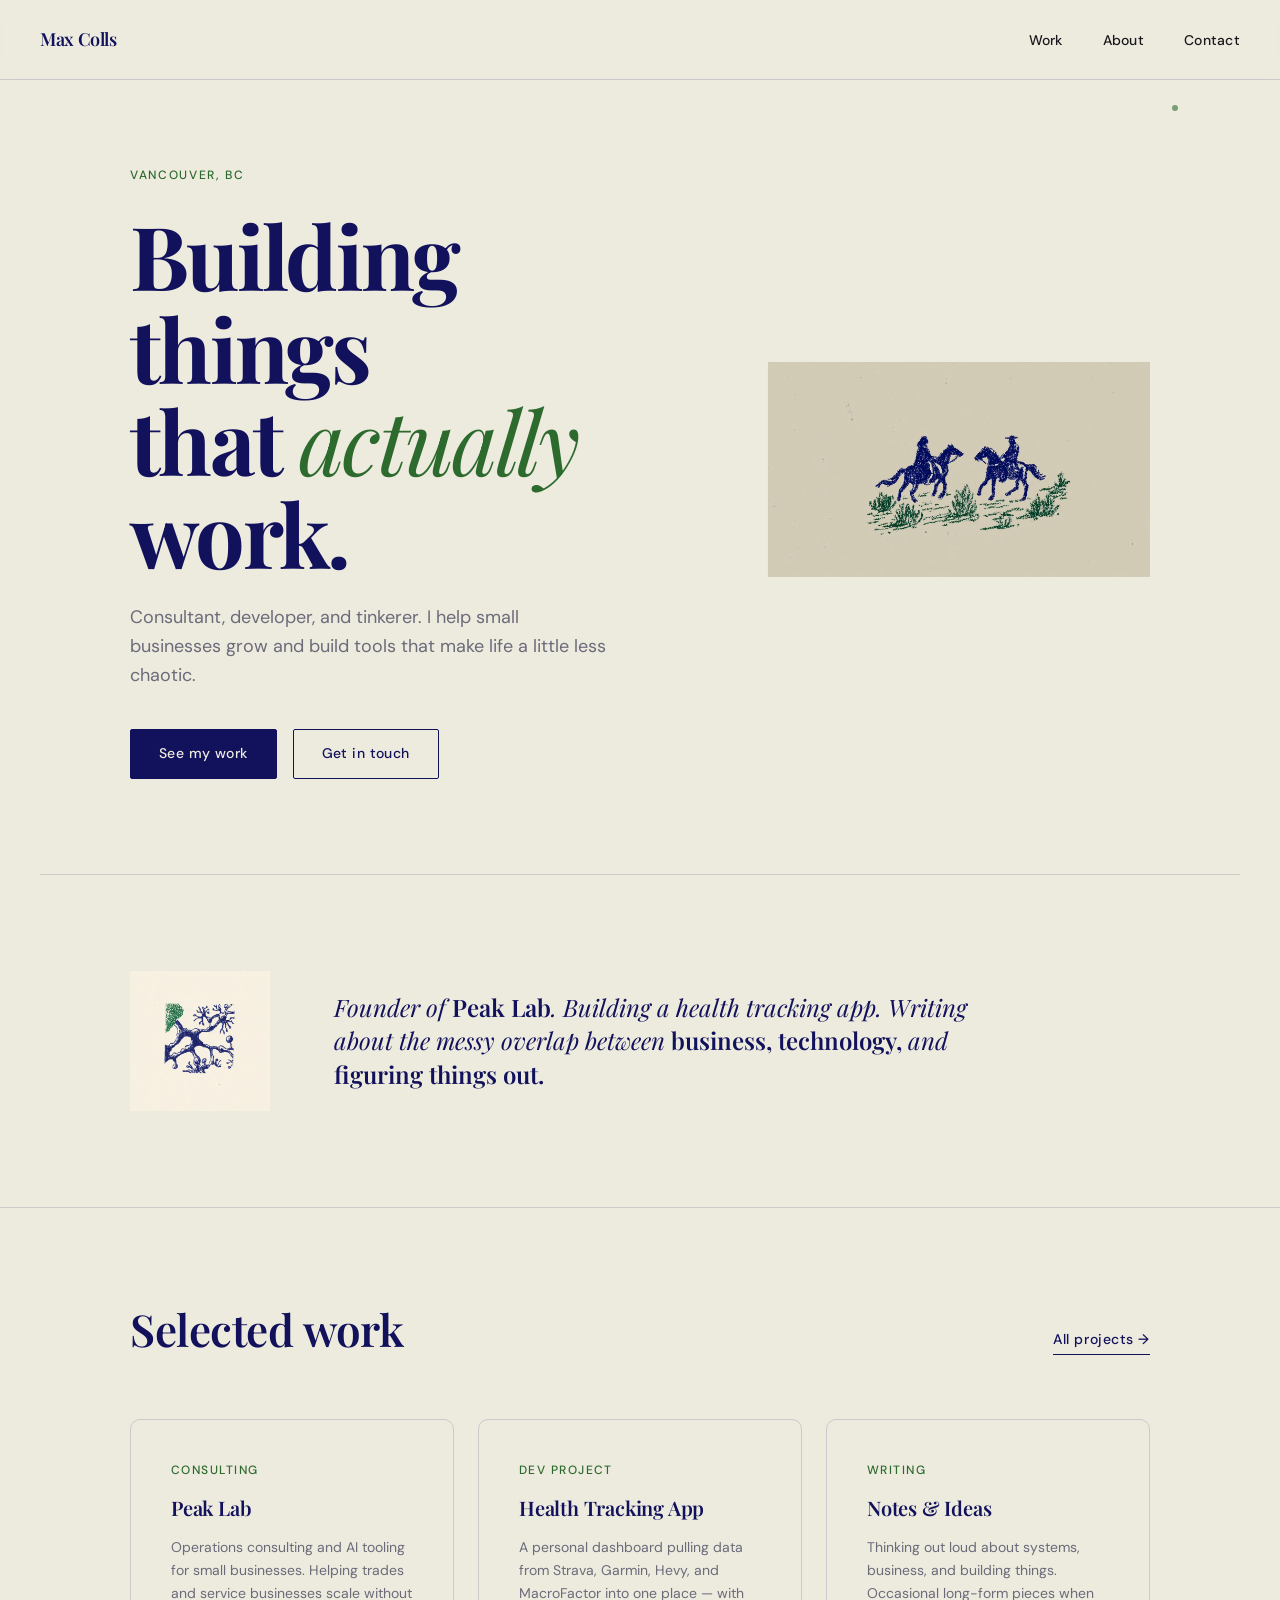
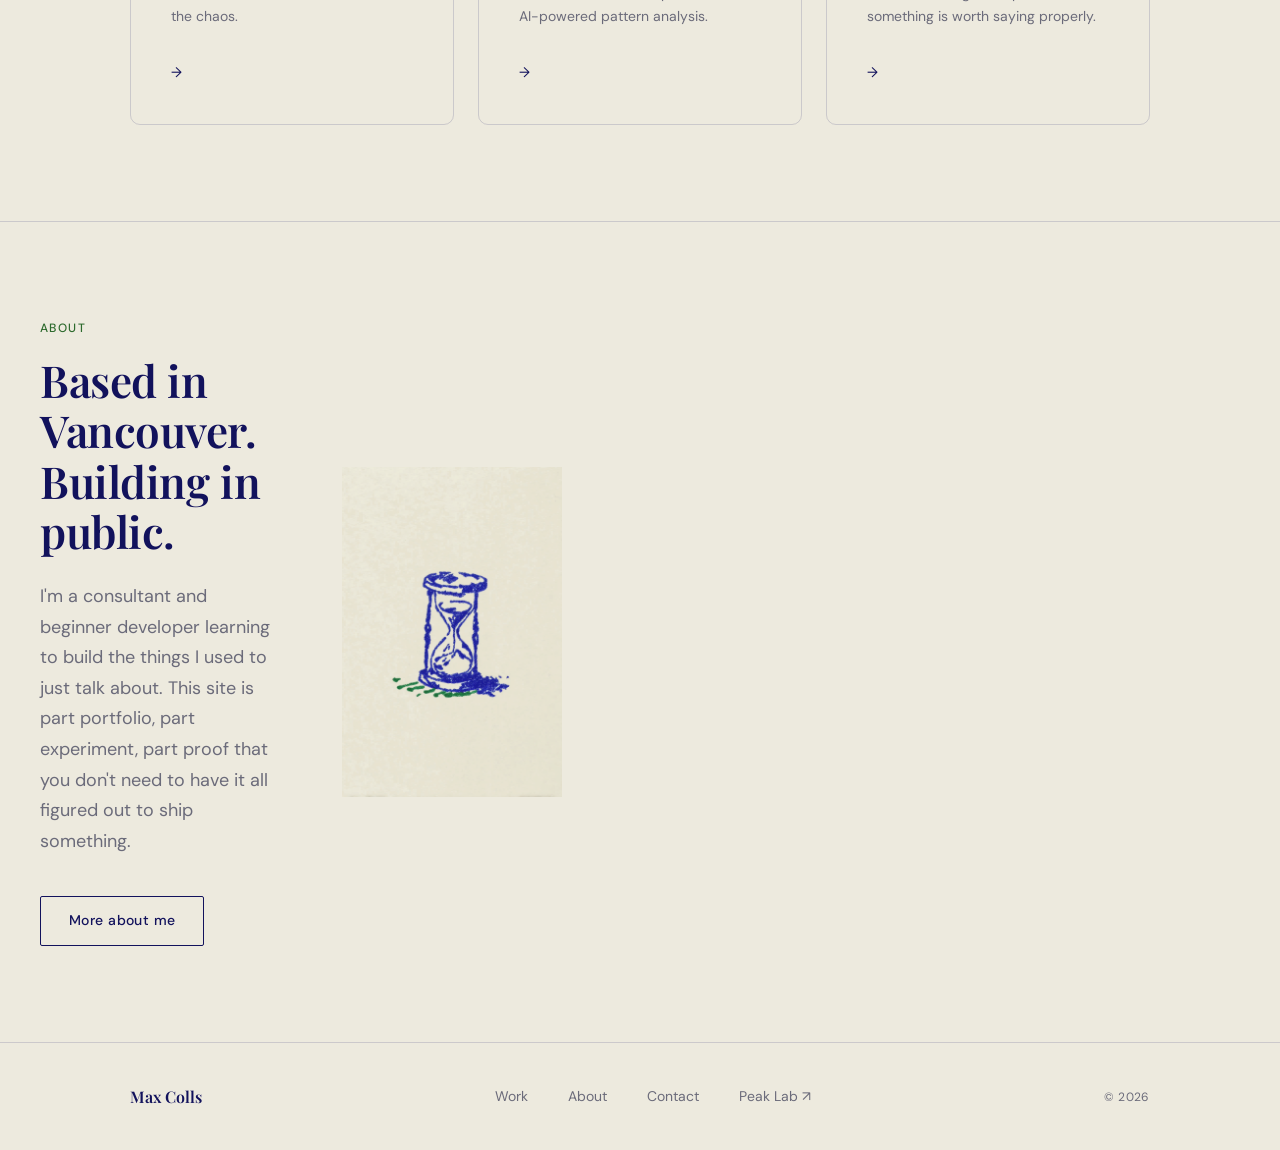
<file: index.html>
<!DOCTYPE html>
<html lang="en">
<head>
  <meta charset="UTF-8" />
  <meta name="viewport" content="width=device-width, initial-scale=1.0" />

  <!-- SEO: your name is the primary keyword for this site -->
  <title>Max Colls — Builder, Consultant, Tinkerer</title>
  <meta name="description" content="Max Colls is a Vancouver-based consultant, developer, and builder. Founder of Peak Lab. Working at the intersection of business, technology, and ideas." />

  <!-- Styles -->
  <link rel="stylesheet" href="styles.css" />

  <!-- Inline page-specific styles -->
  <style>

    /* ── HERO ─────────────────────────────────────────── */

    .hero {
      min-height: 92vh;             /* nearly full screen height */
      display: flex;
      align-items: center;
      position: relative;
      overflow: hidden;
      padding: var(--space-3xl) 0 var(--space-2xl);
    }

    .hero-inner {
      display: grid;
      /* Two columns: text takes 3 parts, illustration takes 2 */
      grid-template-columns: 3fr 2fr;
      align-items: center;
      gap: var(--space-xl);
      width: 100%;
    }

    .hero-eyebrow {
      /* Small label above the big heading */
      display: inline-block;
      font-family: var(--font-body);
      font-size: var(--text-xs);
      font-weight: 500;
      letter-spacing: 0.14em;
      text-transform: uppercase;
      color: var(--color-green);
      margin-bottom: var(--space-md);
    }

    .hero-heading {
      font-size: clamp(3rem, 7vw, 5.5rem); /* fluid size — big on desktop, scales down */
      font-weight: 700;
      line-height: 1.05;
      color: var(--color-ink);
      margin-bottom: var(--space-md);
      letter-spacing: -0.03em;
    }

    /* The italic word in the heading */
    .hero-heading em {
      font-style: italic;
      font-weight: 400;
      color: var(--color-green);
    }

    .hero-subheading {
      font-size: var(--text-lg);
      color: var(--color-muted);
      line-height: 1.6;
      margin-bottom: var(--space-lg);
      max-width: 480px;
    }

    .hero-actions {
      display: flex;
      gap: var(--space-sm);
      flex-wrap: wrap;
    }

    /* Illustration column */
    .hero-visual {
      display: flex;
      justify-content: center;
      align-items: center;
      position: relative;
    }

    .hero-illustration {
      width: 100%;
      max-width: 440px;
      mix-blend-mode: multiply;    /* blends into parchment background */
      animation: floatIllustration 8s ease-in-out infinite; /* gentle float */
    }

    @keyframes floatIllustration {
      0%, 100% { transform: translateY(0px); }
      50%       { transform: translateY(-14px); }
    }

    /* Decorative ink dot — top right of hero */
    .hero-dot {
      position: absolute;
      top: 12%;
      right: 8%;
      width: 6px;
      height: 6px;
      border-radius: 50%;
      background-color: var(--color-green);
      opacity: 0.6;
    }

    /* Thin horizontal rule below hero */
    .hero-rule {
      position: absolute;
      bottom: 0;
      left: var(--space-lg);
      right: var(--space-lg);
      height: 1px;
      background-color: var(--color-border);
    }


    /* ── INTRO STRIP ──────────────────────────────────── */

    .intro {
      padding: var(--space-2xl) 0;
      display: flex;
      align-items: center;
      gap: var(--space-xl);
      border-bottom: 1px solid var(--color-border);
    }

    .intro-illustration {
      width: 140px;
      flex-shrink: 0;              /* don't let it squish */
      mix-blend-mode: multiply;
      opacity: 0.9;
    }

    .intro-text {
      font-family: var(--font-heading);
      font-size: var(--text-2xl);
      font-style: italic;
      font-weight: 400;
      color: var(--color-ink);
      line-height: 1.4;
      max-width: 640px;
    }

    .intro-text strong {
      font-style: normal;
      font-weight: 600;
    }


    /* ── WORK SECTION ─────────────────────────────────── */

    .work-section {
      padding: var(--space-2xl) 0;
    }

    .section-header {
      display: flex;
      align-items: flex-end;
      justify-content: space-between;
      margin-bottom: var(--space-xl);
      flex-wrap: wrap;
      gap: var(--space-sm);
    }

    .section-header h2 {
      font-size: var(--text-4xl);
    }

    .section-link {
      font-size: var(--text-sm);
      color: var(--color-ink);
      font-weight: 500;
      letter-spacing: 0.04em;
      border-bottom: 1px solid var(--color-ink);
      padding-bottom: 2px;
      transition: opacity var(--transition-fast);
    }

    .section-link:hover { opacity: 0.5; }

    /* Three-column card grid */
    .work-grid {
      display: grid;
      grid-template-columns: repeat(3, 1fr);
      gap: var(--space-md);
    }

    /* Project card — extends base .card */
    .project-card {
      border: 1px solid var(--color-border);
      border-radius: var(--radius-md);
      padding: var(--space-lg);
      transition: border-color var(--transition-base),
                  transform var(--transition-base);
      cursor: pointer;
      display: flex;
      flex-direction: column;
      gap: var(--space-sm);
      text-decoration: none;
    }

    .project-card:hover {
      border-color: var(--color-ink);
      transform: translateY(-4px);
    }

    .project-tag {
      font-family: var(--font-body);
      font-size: var(--text-xs);
      font-weight: 500;
      letter-spacing: 0.12em;
      text-transform: uppercase;
      color: var(--color-green);
    }

    .project-title {
      font-family: var(--font-heading);
      font-size: var(--text-xl);
      font-weight: 600;
      color: var(--color-ink);
      line-height: 1.2;
    }

    .project-desc {
      font-size: var(--text-sm);
      color: var(--color-muted);
      line-height: 1.65;
      flex: 1;                     /* pushes arrow to bottom */
    }

    .project-arrow {
      font-size: var(--text-sm);
      color: var(--color-ink);
      margin-top: var(--space-sm);
      transition: transform var(--transition-fast);
      display: inline-block;
    }

    .project-card:hover .project-arrow {
      transform: translateX(4px);  /* arrow slides right on hover */
    }


    /* ── ABOUT TEASER ─────────────────────────────────── */

    .about-teaser {
      padding: var(--space-2xl) 0;
      border-top: 1px solid var(--color-border);
      display: grid;
      grid-template-columns: 1fr 1fr;
      gap: var(--space-xl);
      align-items: center;
    }

    .about-text h2 {
      font-size: var(--text-4xl);
      margin-bottom: var(--space-md);
    }

    .about-text p {
      color: var(--color-muted);
      margin-bottom: var(--space-lg);
      font-size: var(--text-lg);
    }

    .about-visual {
      display: flex;
      justify-content: center;
    }

    .about-illustration {
      width: 220px;
      mix-blend-mode: multiply;
      opacity: 0.9;
    }


    /* ── FOOTER ───────────────────────────────────────── */

    .site-footer {
      padding: var(--space-lg) 0;
      border-top: 1px solid var(--color-border);
    }

    .footer-inner {
      display: flex;
      align-items: center;
      justify-content: space-between;
      flex-wrap: wrap;
      gap: var(--space-sm);
    }

    .footer-name {
      font-family: var(--font-heading);
      font-size: var(--text-base);
      color: var(--color-ink);
      font-weight: 600;
    }

    .footer-nav {
      display: flex;
      gap: var(--space-lg);
    }

    .footer-nav a {
      font-size: var(--text-sm);
      color: var(--color-muted);
      transition: color var(--transition-fast);
    }

    .footer-nav a:hover { color: var(--color-ink); }

    .footer-copy {
      font-size: var(--text-xs);
      color: var(--color-muted);
      letter-spacing: 0.04em;
    }


    /* ── MOBILE ───────────────────────────────────────── */

    @media (max-width: 768px) {

      .hero-inner {
        grid-template-columns: 1fr;   /* stack vertically */
        text-align: center;
      }

      /* Show illustration above text on mobile */
      .hero-visual { order: -1; }

      .hero-illustration { max-width: 260px; margin: 0 auto; }

      .hero-actions {
        justify-content: center;
      }

      .hero-subheading { margin: 0 auto var(--space-lg); }

      .intro {
        flex-direction: column;
        text-align: center;
      }

      .intro-illustration { width: 100px; }

      .work-grid {
        grid-template-columns: 1fr;  /* stack cards */
      }

      .about-teaser {
        grid-template-columns: 1fr;
        text-align: center;
      }

      .about-visual { order: -1; }

      .section-header {
        flex-direction: column;
        align-items: flex-start;
      }

      .footer-inner {
        flex-direction: column;
        align-items: flex-start;
      }
    }

  </style>
</head>

<body>

  <!-- ══════════════════════════════════════════════════════
       NAVIGATION
       Fixed at top. Logo left, links right.
  ═══════════════════════════════════════════════════════════ -->
  <nav class="nav">
    <a href="index.html" class="nav-logo">Max Colls</a>
    <ul class="nav-links">
      <li><a href="work.html"    class="nav-link">Work</a></li>
      <li><a href="about.html"   class="nav-link">About</a></li>
      <li><a href="contact.html" class="nav-link">Contact</a></li>
    </ul>
  </nav>


  <!-- ══════════════════════════════════════════════════════
       HERO
       First thing visitors see. Big name, short tagline,
       two action buttons, riders illustration.
  ═══════════════════════════════════════════════════════════ -->
  <section class="hero page-offset">
    <div class="container">
      <div class="hero-inner">

        <!-- Left: text -->
        <div class="hero-content">
          <span class="hero-eyebrow animate-fade-up">Vancouver, BC</span>

          <h1 class="hero-heading animate-fade-up delay-1">
            Building things<br>
            that <em>actually</em><br>
            work.
          </h1>

          <p class="hero-subheading animate-fade-up delay-2">
            Consultant, developer, and tinkerer.
            I help small businesses grow and build tools
            that make life a little less chaotic.
          </p>

          <div class="hero-actions animate-fade-up delay-3">
            <a href="work.html"    class="btn btn-primary">See my work</a>
            <a href="contact.html" class="btn btn-ghost">Get in touch</a>
          </div>
        </div>

        <!-- Right: illustration -->
        <div class="hero-visual">
          <!--
            Using the two-riders image as hero centerpiece.
            mix-blend-mode: multiply (in CSS) blends the white
            background of the PNG into the parchment so it
            looks like it was drawn directly on the page.
          -->
          <img
            class="hero-illustration animate-fade-in delay-2"
            src="riders.png"
            alt="Two riders on horseback — vintage crayon etching illustration"
          />
        </div>

      </div>
    </div>

    <!-- Decorative dot -->
    <div class="hero-dot"></div>

    <!-- Bottom rule -->
    <div class="hero-rule"></div>
  </section>


  <!-- ══════════════════════════════════════════════════════
       INTRO STRIP
       One punchy italic sentence + tree illustration.
       Sets the tone and personality.
  ═══════════════════════════════════════════════════════════ -->
  <section class="intro reveal">
    <div class="container" style="display: flex; align-items: center; gap: var(--space-xl);">

      <img
        class="intro-illustration"
        src="web.png"
        alt="Abstract branching tree — vintage etching"
      />

      <p class="intro-text">
        Founder of <strong>Peak Lab</strong>. Building a health tracking app.
        Writing about the messy overlap between
        <strong>business, technology,</strong> and <strong>figuring things out.</strong>
      </p>

    </div>
  </section>


  <!-- ══════════════════════════════════════════════════════
       WORK PREVIEW
       Three project cards — teaser for the /work page.
  ═══════════════════════════════════════════════════════════ -->
  <section class="work-section reveal">
    <div class="container">

      <div class="section-header">
        <h2>Selected work</h2>
        <a href="work.html" class="section-link">All projects →</a>
      </div>

      <div class="work-grid">

        <!-- Card 1: Peak Lab -->
        <a href="work.html#peaklab" class="project-card">
          <span class="project-tag">Consulting</span>
          <h3 class="project-title">Peak Lab</h3>
          <p class="project-desc">
            Operations consulting and AI tooling for small businesses.
            Helping trades and service businesses scale without the chaos.
          </p>
          <span class="project-arrow">→</span>
        </a>

        <!-- Card 2: Health App -->
        <a href="work.html#healthapp" class="project-card">
          <span class="project-tag">Dev project</span>
          <h3 class="project-title">Health Tracking App</h3>
          <p class="project-desc">
            A personal dashboard pulling data from Strava, Garmin, Hevy, and
            MacroFactor into one place — with AI-powered pattern analysis.
          </p>
          <span class="project-arrow">→</span>
        </a>

        <!-- Card 3: Placeholder — swap in your third project -->
        <a href="work.html#writing" class="project-card">
          <span class="project-tag">Writing</span>
          <h3 class="project-title">Notes & Ideas</h3>
          <p class="project-desc">
            Thinking out loud about systems, business, and building things.
            Occasional long-form pieces when something is worth saying properly.
          </p>
          <span class="project-arrow">→</span>
        </a>

      </div>

    </div>
  </section>


  <!-- ══════════════════════════════════════════════════════
       ABOUT TEASER
       Quick intro to who you are + CTA to /about.
       Hourglass illustration here — time, patience, craft.
  ═══════════════════════════════════════════════════════════ -->
  <section class="about-teaser reveal">
    <div class="container" style="display: grid; grid-template-columns: 1fr 1fr; gap: var(--space-xl); align-items: center;">

      <!-- Text side -->
      <div class="about-text">
        <span class="label" style="display:block; margin-bottom: var(--space-sm);">About</span>
        <h2>Based in Vancouver.<br>Building in public.</h2>
        <p>
          I'm a consultant and beginner developer learning to build the things
          I used to just talk about. This site is part portfolio, part experiment,
          part proof that you don't need to have it all figured out to ship something.
        </p>
        <a href="about.html" class="btn btn-ghost">More about me</a>
      </div>

      <!-- Illustration side -->
      <div class="about-visual">
        <img
          class="about-illustration"
          src="hourglass.png"
          alt="Hourglass — vintage etching illustration"
        />
      </div>

    </div>
  </section>


  <!-- ══════════════════════════════════════════════════════
       FOOTER
  ═══════════════════════════════════════════════════════════ -->
  <footer class="site-footer">
    <div class="container">
      <div class="footer-inner">

        <span class="footer-name">Max Colls</span>

        <nav class="footer-nav">
          <a href="work.html">Work</a>
          <a href="about.html">About</a>
          <a href="contact.html">Contact</a>
          <a href="https://peaklab.ca" target="_blank" rel="noopener">Peak Lab ↗</a>
        </nav>

        <span class="footer-copy">© 2026</span>

      </div>
    </div>
  </footer>


  <!-- ══════════════════════════════════════════════════════
       JAVASCRIPT
       Two small scripts:
       1. Scroll reveal — fades in .reveal elements as you scroll
       2. Parallax — subtle drift on the hero illustration
  ═══════════════════════════════════════════════════════════ -->
  <script>

    // ── 1. SCROLL REVEAL ───────────────────────────────────
    // IntersectionObserver watches elements with class .reveal
    // When they enter the viewport, it adds .animate-fade-up
    // which triggers the CSS animation defined in styles.css

    const revealObserver = new IntersectionObserver(
      (entries) => {
        entries.forEach(entry => {
          if (entry.isIntersecting) {
            // Element is visible — trigger the animation
            entry.target.classList.add('animate-fade-up');
            // Stop watching this element (animation only plays once)
            revealObserver.unobserve(entry.target);
          }
        });
      },
      {
        threshold: 0.15,   // trigger when 15% of element is visible
        rootMargin: '0px 0px -40px 0px'  // slightly early trigger
      }
    );

    // Attach observer to every .reveal element on the page
    document.querySelectorAll('.reveal').forEach(el => {
      revealObserver.observe(el);
    });


    // ── 2. PARALLAX ON HERO ILLUSTRATION ──────────────────
    // As the user scrolls down, the hero illustration drifts
    // upward slightly — creates a layered depth effect.
    // The multiplier (0.15) keeps it subtle.

    const heroIllustration = document.querySelector('.hero-illustration');

    window.addEventListener('scroll', () => {
      if (!heroIllustration) return;
      const scrollY = window.scrollY;
      // Move illustration up by 15% of scroll distance
      heroIllustration.style.transform = `translateY(${scrollY * 0.15}px)`;
    }, { passive: true });  // passive: true = better scroll performance

  </script>

</body>
</html>
</file>
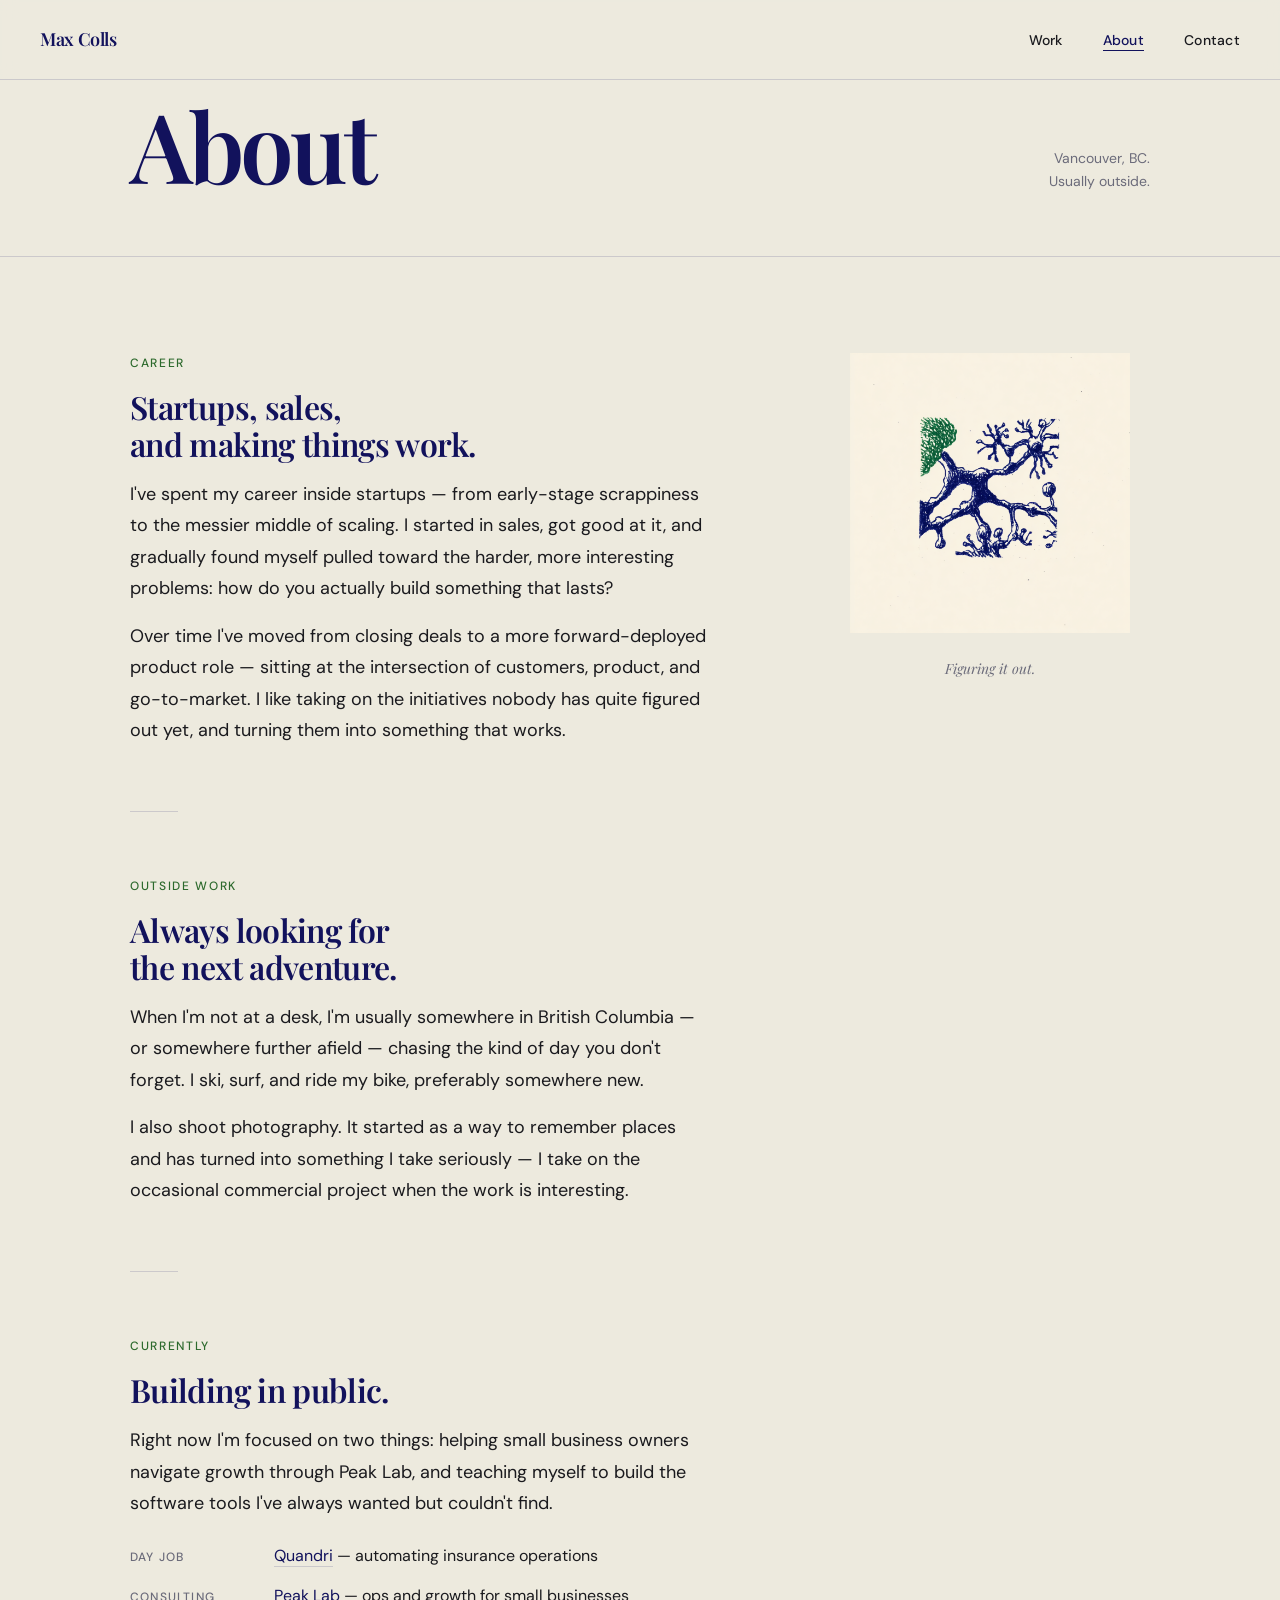
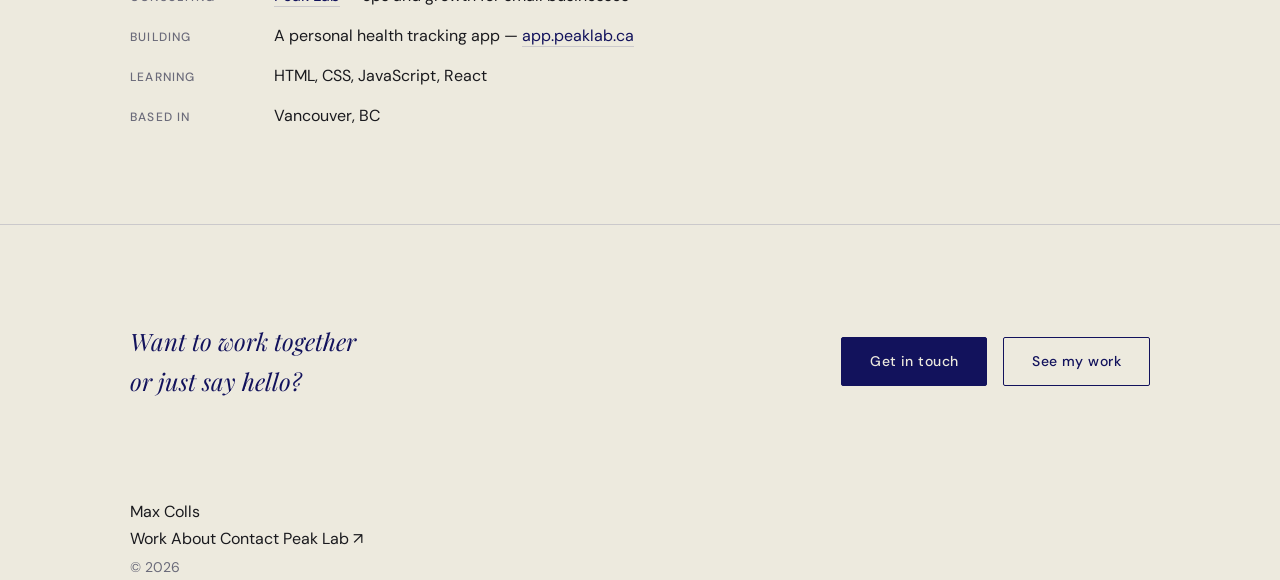
<file: about.html>
<!DOCTYPE html>
<html lang="en">
<head>
  <meta charset="UTF-8" />
  <meta name="viewport" content="width=device-width, initial-scale=1.0" />

  <title>About — Max Colls</title>
  <meta name="description" content="Max Colls is a Vancouver-based consultant and builder. Startup career, outdoor adventurer, photographer, and founder of Peak Lab." />

  <link rel="stylesheet" href="styles.css" />

  <style>

    /* ── PAGE HERO ────────────────────────────────────── */

    .page-hero {
      padding: var(--space-2xl) 0 var(--space-xl);
      border-bottom: 1px solid var(--color-border);
    }

    .page-hero-inner {
      display: flex;
      align-items: flex-end;
      justify-content: space-between;
      gap: var(--space-lg);
      flex-wrap: wrap;
    }

    .page-hero h1 {
      font-size: clamp(3.5rem, 8vw, 6rem);
      line-height: 1;
      letter-spacing: -0.04em;
      color: var(--color-ink);
    }

    .page-hero-meta {
      font-size: var(--text-sm);
      color: var(--color-muted);
      font-family: var(--font-body);
      text-align: right;
      line-height: 1.6;
      max-width: 240px;
    }


    /* ── ABOUT BODY ───────────────────────────────────── */

    .about-body {
      padding: var(--space-2xl) 0;
    }

    /*
      Two-column layout:
      - Left: main text content (wider)
      - Right: illustration (narrower, sticky)
    */
    .about-grid {
      display: grid;
      grid-template-columns: 1fr 320px;
      gap: var(--space-2xl);
      align-items: start;
    }

    /* ── TEXT SIDE ────────────────────────────────────── */

    .about-content {
      display: flex;
      flex-direction: column;
      gap: var(--space-xl);
    }

    /* Each named section within the about content */
    .about-block {
      display: flex;
      flex-direction: column;
      gap: var(--space-sm);
    }

    .about-block-label {
      font-family: var(--font-body);
      font-size: var(--text-xs);
      font-weight: 500;
      letter-spacing: 0.14em;
      text-transform: uppercase;
      color: var(--color-green);
    }

    .about-block h2 {
      font-size: var(--text-3xl);
      line-height: 1.15;
      letter-spacing: -0.02em;
      color: var(--color-ink);
    }

    .about-block p {
      font-size: var(--text-lg);
      line-height: 1.75;
      color: var(--color-text);
      max-width: 580px;
    }

    /* Thin rule between blocks */
    .about-divider {
      width: 48px;
      height: 1px;
      background-color: var(--color-border);
    }

    /* ── CURRENTLY section — simple two-col fact list ── */

    .currently-list {
      display: flex;
      flex-direction: column;
      gap: var(--space-sm);
      margin-top: var(--space-xs);
    }

    .currently-item {
      display: grid;
      grid-template-columns: 120px 1fr;
      gap: var(--space-md);
      align-items: baseline;
    }

    .currently-key {
      font-family: var(--font-body);
      font-size: var(--text-xs);
      font-weight: 500;
      letter-spacing: 0.1em;
      text-transform: uppercase;
      color: var(--color-muted);
    }

    .currently-value {
      font-size: var(--text-base);
      color: var(--color-text);
      line-height: 1.5;
    }

    .currently-value a {
      color: var(--color-ink);
      border-bottom: 1px solid var(--color-border);
      transition: border-color var(--transition-fast);
    }

    .currently-value a:hover {
      border-color: var(--color-ink);
    }


    /* ── ILLUSTRATION SIDE ────────────────────────────── */

    .about-visual {
      position: sticky;          /* stays in view as you scroll the text */
      top: 100px;
      display: flex;
      flex-direction: column;
      align-items: center;
      gap: var(--space-md);
    }

    .about-illustration {
      width: 100%;
      max-width: 280px;
      mix-blend-mode: multiply;
      transition: transform var(--transition-slow);
    }

    .about-illustration:hover {
      transform: scale(1.03) rotate(1deg);
    }

    .about-visual-caption {
      font-family: var(--font-heading);
      font-style: italic;
      font-size: var(--text-sm);
      color: var(--color-muted);
      text-align: center;
    }


    /* ── CTA STRIP ────────────────────────────────────── */

    .about-cta {
      padding: var(--space-2xl) 0;
      border-top: 1px solid var(--color-border);
      display: flex;
      align-items: center;
      justify-content: space-between;
      gap: var(--space-lg);
      flex-wrap: wrap;
    }

    .about-cta-text {
      font-family: var(--font-heading);
      font-size: var(--text-2xl);
      font-style: italic;
      font-weight: 400;
      color: var(--color-ink);
    }

    .about-cta-actions {
      display: flex;
      gap: var(--space-sm);
      flex-wrap: wrap;
    }


    /* ── MOBILE ───────────────────────────────────────── */

    @media (max-width: 768px) {

      .page-hero-inner {
        flex-direction: column;
        align-items: flex-start;
      }

      .page-hero-meta {
        text-align: left;
        max-width: 100%;
      }

      /* Stack illustration above text on mobile */
      .about-grid {
        grid-template-columns: 1fr;
      }

      .about-visual {
        position: static;
        order: -1;               /* illustration appears first */
      }

      .about-illustration {
        max-width: 180px;
        margin: 0 auto;
      }

      .about-cta {
        flex-direction: column;
        align-items: flex-start;
      }

      .currently-item {
        grid-template-columns: 1fr;
        gap: 2px;
      }
    }

  </style>
</head>

<body>

  <!-- ══════════════════════════════════════════════════════
       NAVIGATION
  ═══════════════════════════════════════════════════════════ -->
  <nav class="nav">
    <a href="index.html" class="nav-logo">Max Colls</a>
    <ul class="nav-links">
      <li><a href="work.html"    class="nav-link">Work</a></li>
      <li><a href="about.html"   class="nav-link active">About</a></li>
      <li><a href="contact.html" class="nav-link">Contact</a></li>
    </ul>
  </nav>


  <!-- ══════════════════════════════════════════════════════
       PAGE HERO
  ═══════════════════════════════════════════════════════════ -->
  <section class="page-hero page-offset">
    <div class="container">
      <div class="page-hero-inner">

        <h1 class="animate-fade-up">About</h1>

        <p class="page-hero-meta animate-fade-up delay-2">
          Vancouver, BC.<br>
          Usually outside.
        </p>

      </div>
    </div>
  </section>


  <!-- ══════════════════════════════════════════════════════
       ABOUT BODY
  ═══════════════════════════════════════════════════════════ -->
  <section class="about-body">
    <div class="container">
      <div class="about-grid">

        <!-- ── Left: text content ───────────────────── -->
        <div class="about-content">

          <!-- Block 1: Career -->
          <div class="about-block reveal">
            <span class="about-block-label">Career</span>
            <h2>Startups, sales,<br>and making things work.</h2>
            <p>
              I've spent my career inside startups — from early-stage scrappiness
              to the messier middle of scaling. I started in sales, got good at it,
              and gradually found myself pulled toward the harder, more interesting
              problems: how do you actually build something that lasts?
            </p>
            <p>
              Over time I've moved from closing deals to a more forward-deployed
              product role — sitting at the intersection of customers, product,
              and go-to-market. I like taking on the initiatives nobody has quite
              figured out yet, and turning them into something that works.
            </p>
          </div>

          <div class="about-divider"></div>

          <!-- Block 2: Outside work -->
          <div class="about-block reveal">
            <span class="about-block-label">Outside work</span>
            <h2>Always looking for<br>the next adventure.</h2>
            <p>
              When I'm not at a desk, I'm usually somewhere in British Columbia —
              or somewhere further afield — chasing the kind of day you don't
              forget. I ski, surf, and ride my bike, preferably somewhere new.
            </p>
            <p>
              I also shoot photography. It started as a way to remember places
              and has turned into something I take seriously — I take on the
              occasional commercial project when the work is interesting.
            </p>
          </div>

          <div class="about-divider"></div>

          <!-- Block 3: Currently -->
          <div class="about-block reveal">
            <span class="about-block-label">Currently</span>
            <h2>Building in public.</h2>
            <p>
              Right now I'm focused on two things: helping small business owners
              navigate growth through Peak Lab, and teaching myself to build
              the software tools I've always wanted but couldn't find.
            </p>

            <div class="currently-list">

              <div class="currently-item">
                <span class="currently-key">Day job</span>
                <span class="currently-value">
                  <a href="https://quandri.io" target="_blank" rel="noopener">Quandri</a>
                  — automating insurance operations
                </span>
              </div>

              <div class="currently-item">
                <span class="currently-key">Consulting</span>
                <span class="currently-value">
                  <a href="https://peaklab.ca" target="_blank" rel="noopener">Peak Lab</a>
                  — ops and growth for small businesses
                </span>
              </div>

              <div class="currently-item">
                <span class="currently-key">Building</span>
                <span class="currently-value">
                  A personal health tracking app —
                  <a href="https://app.peaklab.ca" target="_blank" rel="noopener">app.peaklab.ca</a>
                </span>
              </div>

              <div class="currently-item">
                <span class="currently-key">Learning</span>
                <span class="currently-value">
                  HTML, CSS, JavaScript, React
                </span>
              </div>

              <div class="currently-item">
                <span class="currently-key">Based in</span>
                <span class="currently-value">Vancouver, BC</span>
              </div>

            </div>
          </div>

        </div><!-- /about-content -->


        <!-- ── Right: illustration ──────────────────── -->
        <div class="about-visual animate-fade-in delay-3">
          <!--
            Web/tree illustration — branching, organic,
            fits the "exploring and building" theme.
          -->
          <img
            class="about-illustration"
            src="web.png"
            alt="Abstract branching form — vintage etching illustration"
          />
          <span class="about-visual-caption">Figuring it out.</span>
        </div>

      </div>
    </div>
  </section>


  <!-- ══════════════════════════════════════════════════════
       CTA STRIP
       Simple prompt to get in touch at the bottom.
  ═══════════════════════════════════════════════════════════ -->
  <section class="about-cta reveal">
    <div class="container" style="display:flex; align-items:center; justify-content:space-between; flex-wrap:wrap; gap:var(--space-lg);">

      <p class="about-cta-text">
        Want to work together<br>or just say hello?
      </p>

      <div class="about-cta-actions">
        <a href="contact.html"              class="btn btn-primary">Get in touch</a>
        <a href="work.html"                 class="btn btn-ghost">See my work</a>
      </div>

    </div>
  </section>


  <!-- ══════════════════════════════════════════════════════
       FOOTER
  ═══════════════════════════════════════════════════════════ -->
  <footer class="site-footer">
    <div class="container">
      <div class="footer-inner">
        <span class="footer-name">Max Colls</span>
        <nav class="footer-nav">
          <a href="work.html">Work</a>
          <a href="about.html">About</a>
          <a href="contact.html">Contact</a>
          <a href="https://peaklab.ca" target="_blank" rel="noopener">Peak Lab ↗</a>
        </nav>
        <span class="footer-copy">© 2026</span>
      </div>
    </div>
  </footer>


  <!-- ══════════════════════════════════════════════════════
       JAVASCRIPT — scroll reveal
  ═══════════════════════════════════════════════════════════ -->
  <script>
    const revealObserver = new IntersectionObserver(
      (entries) => {
        entries.forEach(entry => {
          if (entry.isIntersecting) {
            entry.target.classList.add('animate-fade-up');
            revealObserver.unobserve(entry.target);
          }
        });
      },
      { threshold: 0.1, rootMargin: '0px 0px -40px 0px' }
    );

    document.querySelectorAll('.reveal').forEach(el => {
      revealObserver.observe(el);
    });
  </script>

</body>
</html>
</file>
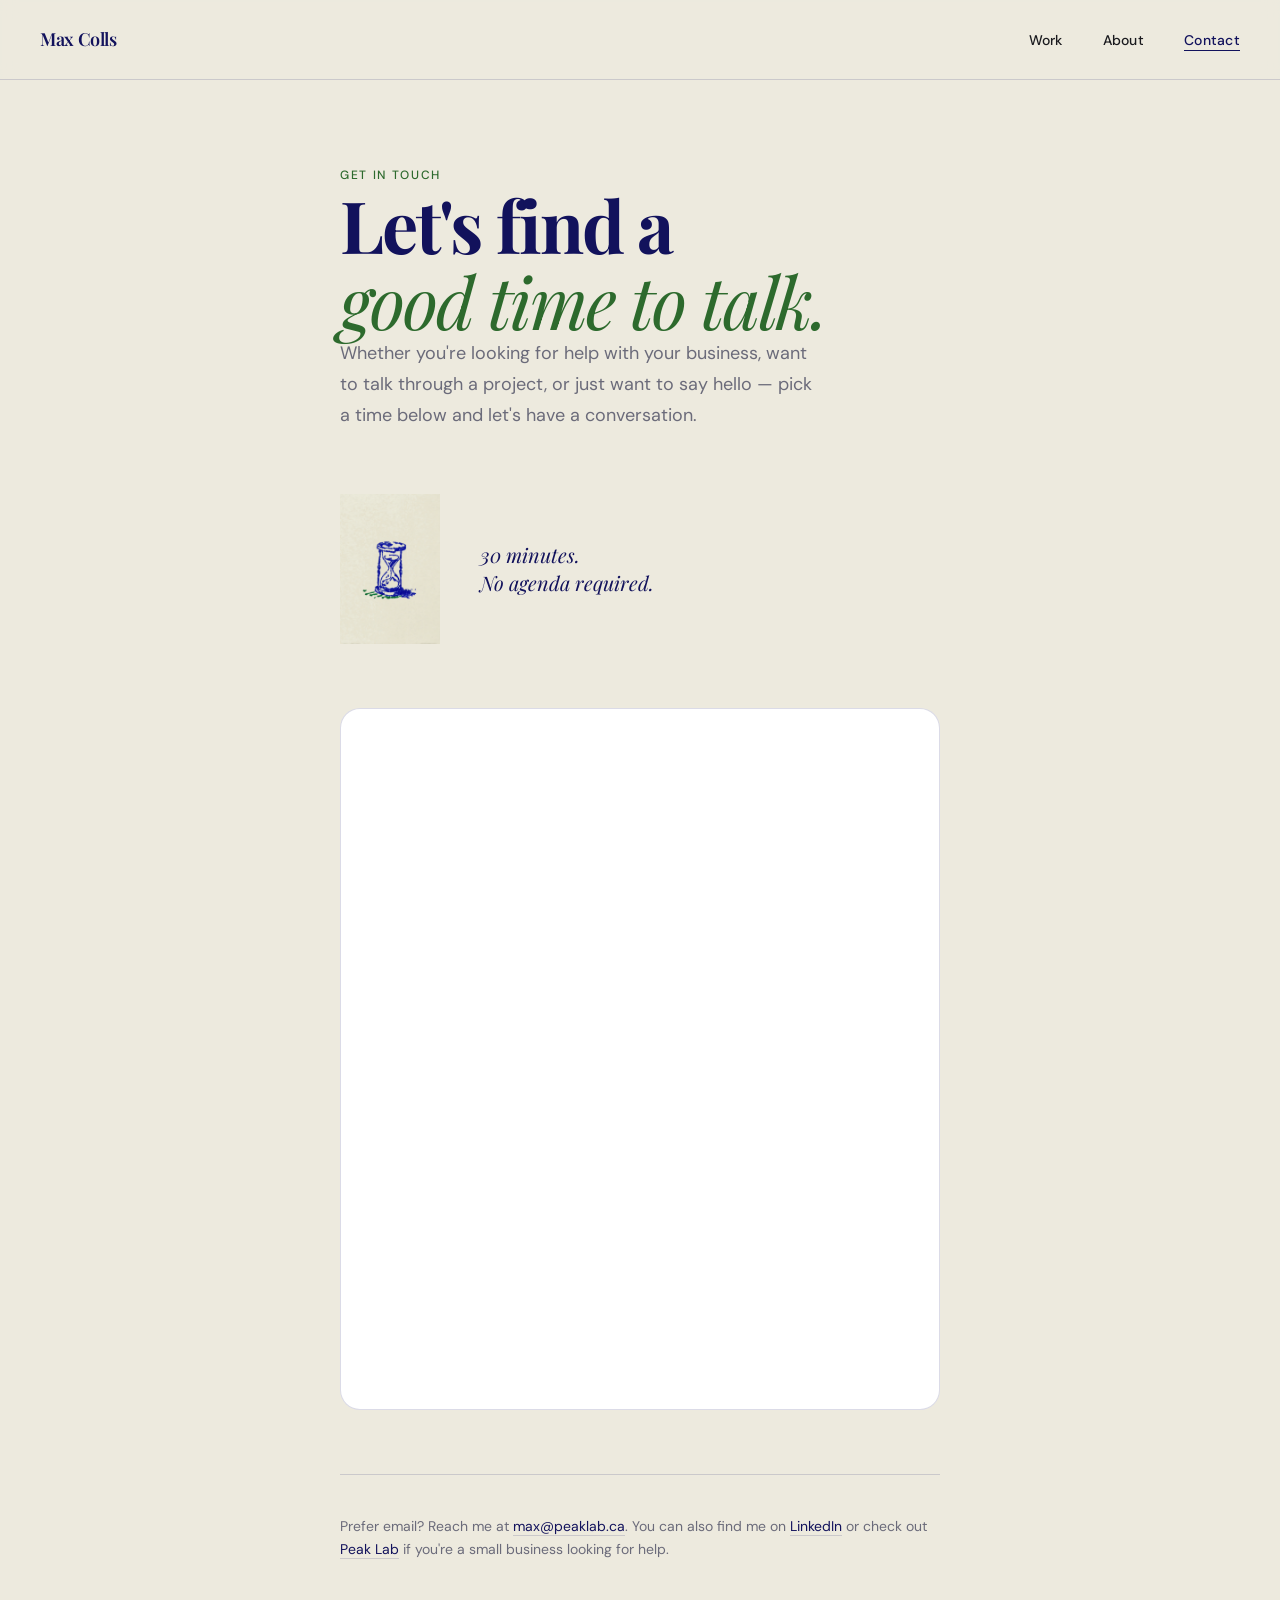
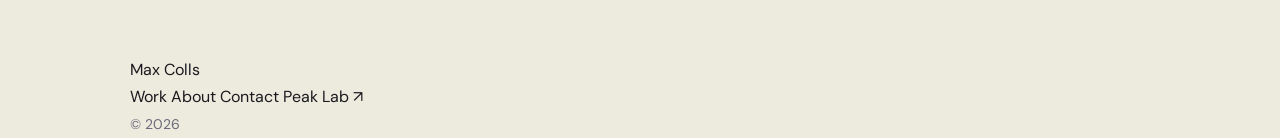
<file: contact.html>
<!DOCTYPE html>
<html lang="en">
<head>
  <meta charset="UTF-8" />
  <meta name="viewport" content="width=device-width, initial-scale=1.0" />

  <title>Contact — Max Colls</title>
  <meta name="description" content="Get in touch with Max Colls — book a call, say hello, or talk about a project." />

  <link rel="stylesheet" href="styles.css" />

  <!-- Calendly widget styles — loads the embed functionality -->
  <link href="https://assets.calendly.com/assets/external/widget.css" rel="stylesheet" />

  <style>

    /* ── FULL PAGE LAYOUT ─────────────────────────────── */
    /*
      This page is deliberately different from the others.
      Instead of a standard hero + sections, the whole page
      is one centred column — intimate, intentional, calm.
    */

    .contact-page {
      min-height: 100vh;
      display: flex;
      flex-direction: column;
      justify-content: center;
      padding: var(--space-3xl) 0 var(--space-2xl);
    }

    .contact-inner {
      max-width: 680px;           /* narrower than usual — feels like a letter */
      margin: 0 auto;
      padding: 0 var(--space-lg);
      display: flex;
      flex-direction: column;
      gap: var(--space-xl);
    }


    /* ── HEADING BLOCK ────────────────────────────────── */

    .contact-eyebrow {
      font-family: var(--font-body);
      font-size: var(--text-xs);
      font-weight: 500;
      letter-spacing: 0.14em;
      text-transform: uppercase;
      color: var(--color-green);
    }

    .contact-heading {
      font-family: var(--font-heading);
      font-size: clamp(2.5rem, 6vw, 4.5rem);
      font-weight: 700;
      line-height: 1.05;
      letter-spacing: -0.03em;
      color: var(--color-ink);
    }

    /* The italic line — gives it warmth */
    .contact-heading em {
      font-style: italic;
      font-weight: 400;
      color: var(--color-green);
      display: block;
    }

    .contact-subtext {
      font-size: var(--text-lg);
      color: var(--color-muted);
      line-height: 1.7;
      max-width: 480px;
    }


    /* ── ILLUSTRATION ─────────────────────────────────── */

    .contact-illustration-wrap {
      display: flex;
      align-items: center;
      gap: var(--space-lg);
    }

    .contact-illustration {
      width: 100px;
      mix-blend-mode: multiply;
      flex-shrink: 0;
      /* Slow continuous gentle rock animation */
      animation: gentleRock 6s ease-in-out infinite;
    }

    @keyframes gentleRock {
      0%, 100% { transform: rotate(-2deg); }
      50%       { transform: rotate(2deg); }
    }

    .contact-illustration-text {
      font-family: var(--font-heading);
      font-style: italic;
      font-size: var(--text-xl);
      color: var(--color-ink);
      line-height: 1.4;
    }


    /* ── CALENDLY EMBED ───────────────────────────────── */

    /*
      Calendly injects an iframe into .calendly-inline-widget.
      We control the outer container size here.
      min-width: 320px is required by Calendly.
    */
    .calendly-wrap {
      border: 1px solid var(--color-border);
      border-radius: var(--radius-lg);
      overflow: hidden;          /* clips the iframe to our border-radius */
      background: white;         /* Calendly has a white bg by default */
    }

    .calendly-inline-widget {
      min-width: 320px;
      height: 700px;
    }


    /* ── FOOTER NOTE ──────────────────────────────────── */

    .contact-footer-note {
      font-size: var(--text-sm);
      color: var(--color-muted);
      line-height: 1.6;
      border-top: 1px solid var(--color-border);
      padding-top: var(--space-lg);
    }

    .contact-footer-note a {
      color: var(--color-ink);
      border-bottom: 1px solid var(--color-border);
      transition: border-color var(--transition-fast);
    }

    .contact-footer-note a:hover {
      border-color: var(--color-ink);
    }


    /* ── MOBILE ───────────────────────────────────────── */

    @media (max-width: 768px) {

      .contact-page {
        justify-content: flex-start;
        padding-top: calc(var(--space-3xl) + 20px);
      }

      .contact-illustration-wrap {
        flex-direction: column;
        align-items: flex-start;
        gap: var(--space-sm);
      }

      .contact-illustration {
        width: 72px;
      }

      .calendly-inline-widget {
        height: 800px;           /* more height on mobile — Calendly needs it */
      }
    }

  </style>
</head>

<body>

  <!-- ══════════════════════════════════════════════════════
       NAVIGATION
  ═══════════════════════════════════════════════════════════ -->
  <nav class="nav">
    <a href="index.html" class="nav-logo">Max Colls</a>
    <ul class="nav-links">
      <li><a href="work.html"    class="nav-link">Work</a></li>
      <li><a href="about.html"   class="nav-link">About</a></li>
      <li><a href="contact.html" class="nav-link active">Contact</a></li>
    </ul>
  </nav>


  <!-- ══════════════════════════════════════════════════════
       CONTACT PAGE
       One centred column — feels like a letter, not a form.
  ═══════════════════════════════════════════════════════════ -->
  <main class="contact-page page-offset">
    <div class="contact-inner">

      <!-- Heading block -->
      <div class="animate-fade-up">
        <span class="contact-eyebrow">Get in touch</span>
        <h1 class="contact-heading">
          Let's find a<br>
          <em>good time to talk.</em>
        </h1>
        <p class="contact-subtext">
          Whether you're looking for help with your business, want to
          talk through a project, or just want to say hello —
          pick a time below and let's have a conversation.
        </p>
      </div>

      <!-- Illustration + short line -->
      <div class="contact-illustration-wrap animate-fade-up delay-1">
        <img
          class="contact-illustration"
          src="hourglass.png"
          alt="Hourglass — vintage etching illustration"
        />
        <p class="contact-illustration-text">
          30 minutes.<br>No agenda required.
        </p>
      </div>

      <!-- Calendly embed -->
      <!--
        The div below is where Calendly injects its booking calendar.
        The script at the bottom of the page reads this div's
        data-url attribute and renders the calendar inside it.
      -->
      <div class="calendly-wrap animate-fade-up delay-2">
        <div
          class="calendly-inline-widget"
          data-url="https://calendly.com/maxcolls/30min?hide_gdpr_banner=1&background_color=ffffff&text_color=12125C&primary_color=2d6a2d"
        ></div>
      </div>

      <!-- Footer note -->
      <p class="contact-footer-note animate-fade-up delay-3">
        Prefer email? Reach me at
        <a href="mailto:max@peaklab.ca">max@peaklab.ca</a>.
        You can also find me on
        <a href="https://linkedin.com/in/maxcolls" target="_blank" rel="noopener">LinkedIn</a>
        or check out
        <a href="https://peaklab.ca" target="_blank" rel="noopener">Peak Lab</a>
        if you're a small business looking for help.
      </p>

    </div>
  </main>


  <!-- ══════════════════════════════════════════════════════
       FOOTER — minimal on this page, content is the focus
  ═══════════════════════════════════════════════════════════ -->
  <footer class="site-footer">
    <div class="container">
      <div class="footer-inner">
        <span class="footer-name">Max Colls</span>
        <nav class="footer-nav">
          <a href="work.html">Work</a>
          <a href="about.html">About</a>
          <a href="contact.html">Contact</a>
          <a href="https://peaklab.ca" target="_blank" rel="noopener">Peak Lab ↗</a>
        </nav>
        <span class="footer-copy">© 2026</span>
      </div>
    </div>
  </footer>


  <!-- ══════════════════════════════════════════════════════
       CALENDLY SCRIPT
       This loads Calendly's embed code. It finds the div
       with class .calendly-inline-widget and renders the
       booking calendar inside it automatically.
  ═══════════════════════════════════════════════════════════ -->
  <script src="https://assets.calendly.com/assets/external/widget.js" async></script>

</body>
</html>
</file>
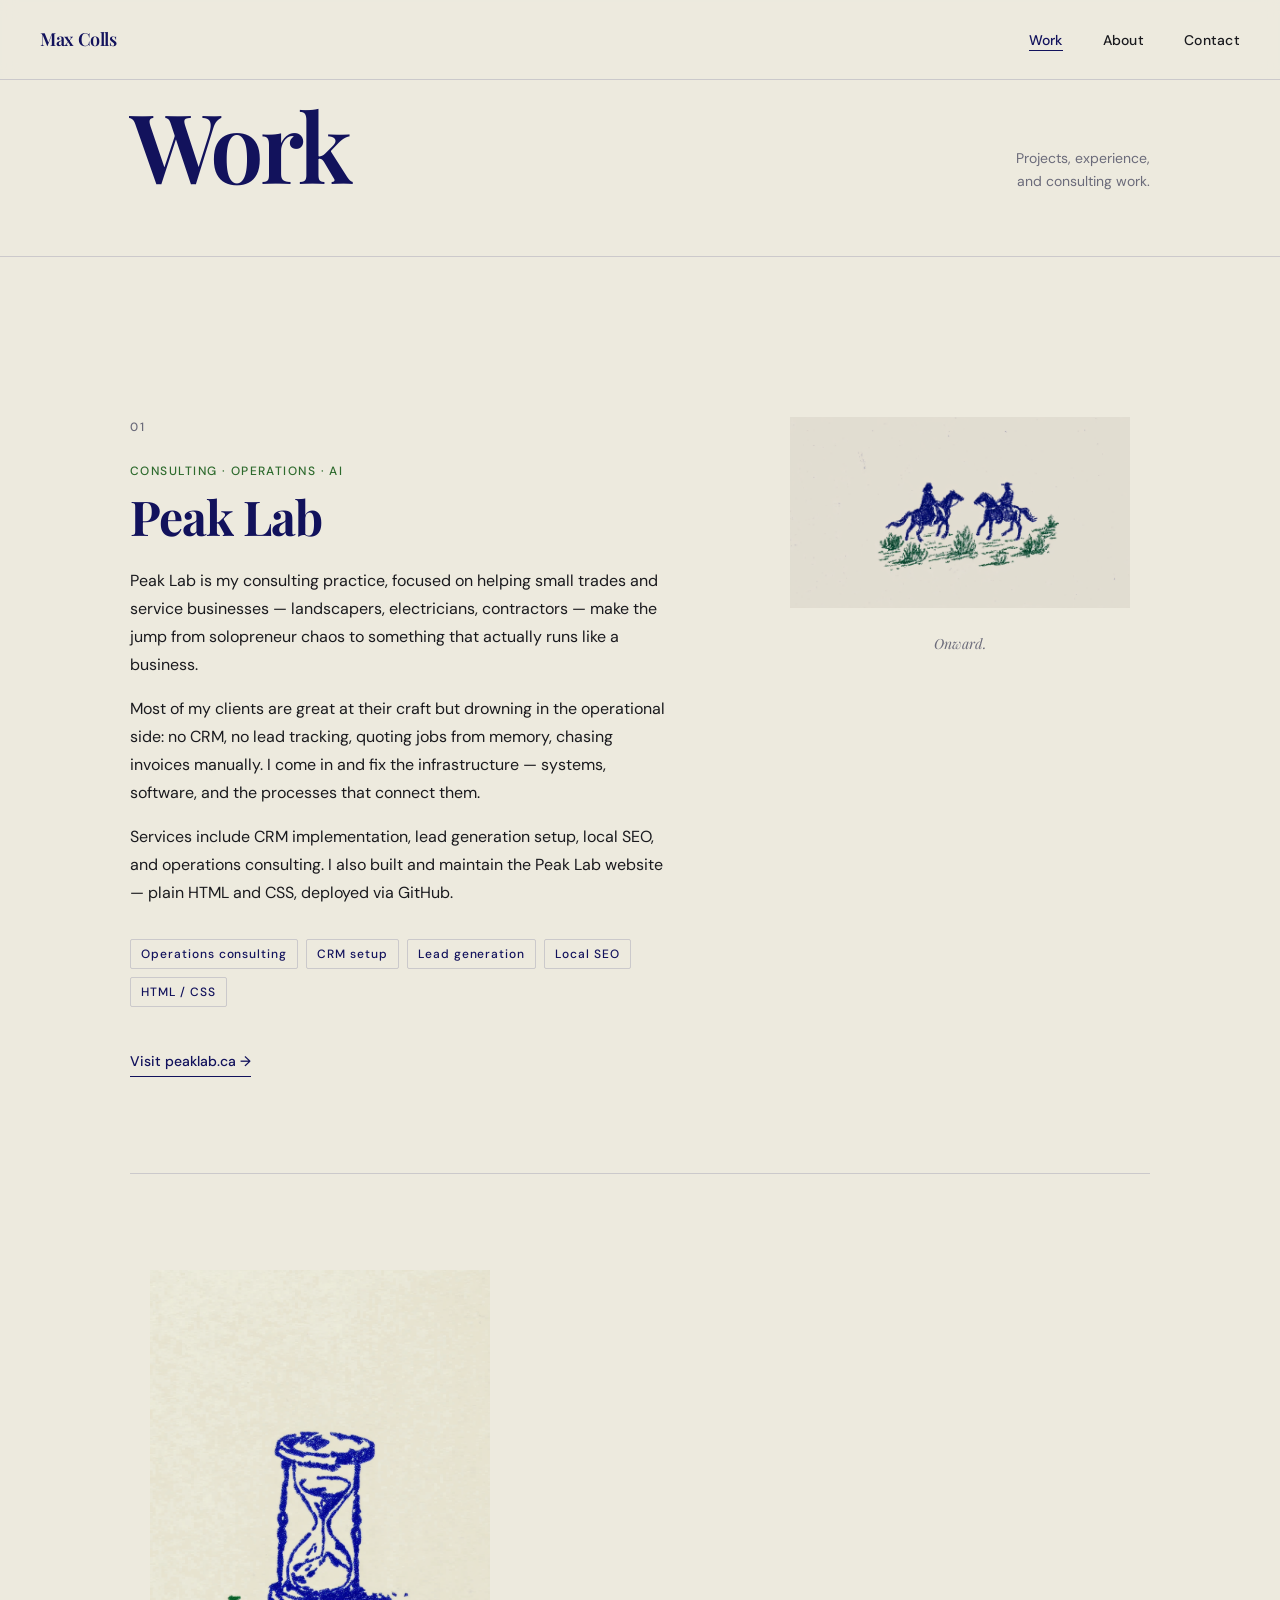
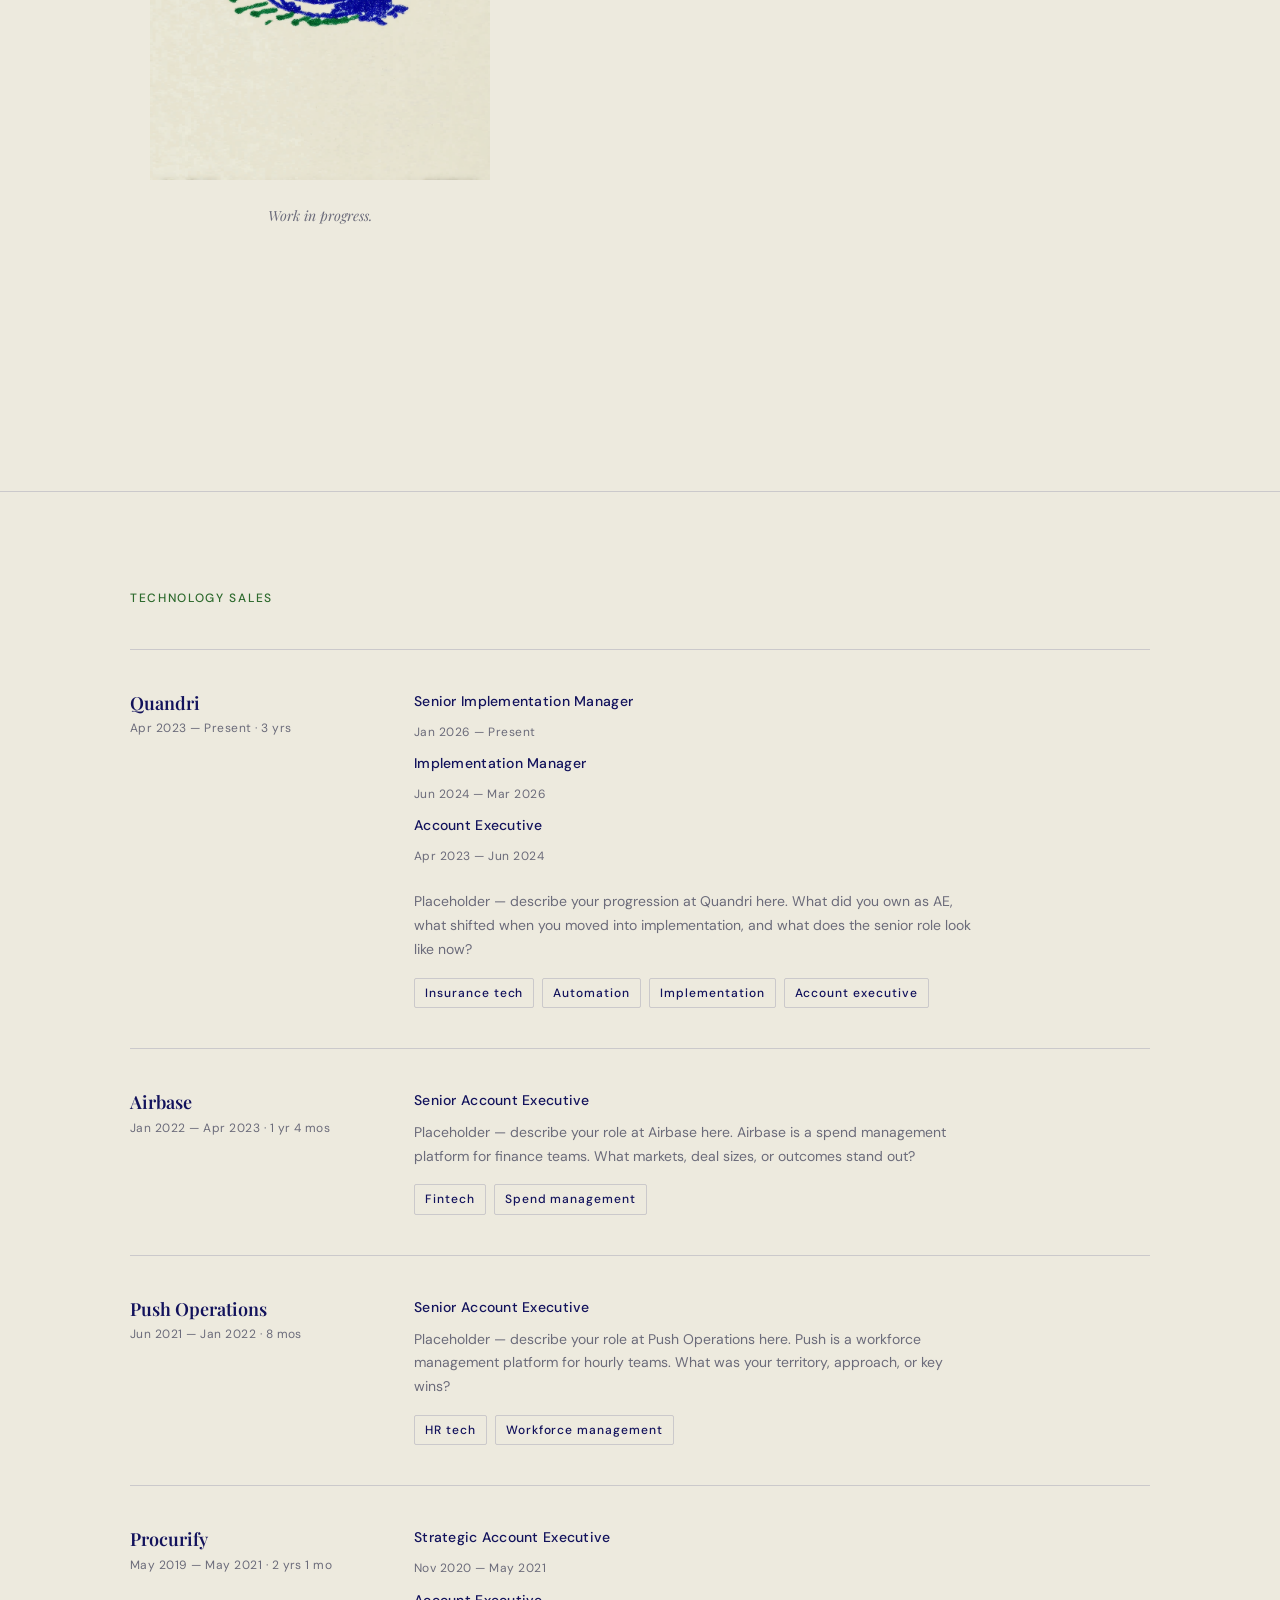
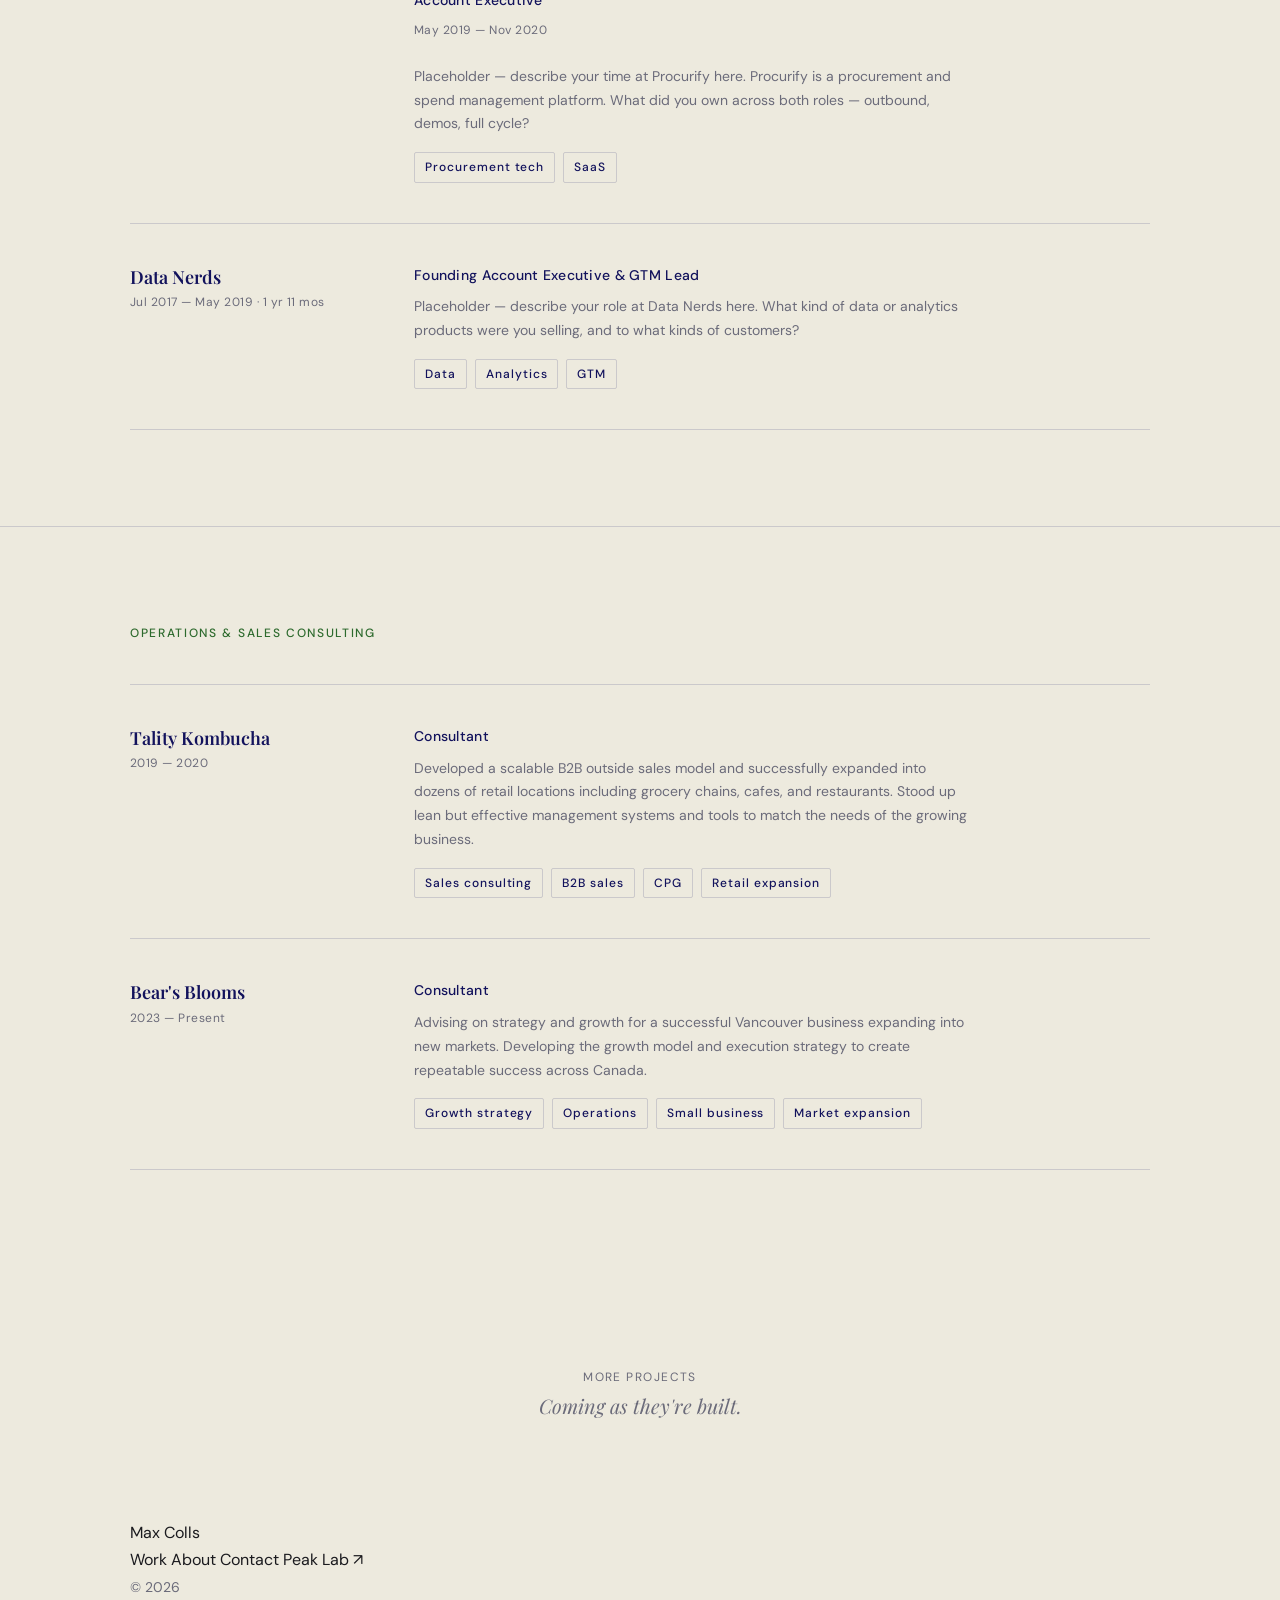
<file: work.html>
<!DOCTYPE html>
<html lang="en">
<head>
  <meta charset="UTF-8" />
  <meta name="viewport" content="width=device-width, initial-scale=1.0" />

  <title>Work — Max Colls</title>
  <meta name="description" content="Projects and case studies by Max Colls — Peak Lab consulting and the Peak Lab health tracking app." />

  <link rel="stylesheet" href="styles.css" />

  <style>

    /* ── PAGE HERO ────────────────────────────────────── */

    .page-hero {
      padding: var(--space-2xl) 0 var(--space-xl);
      border-bottom: 1px solid var(--color-border);
    }

    .page-hero-inner {
      display: flex;
      align-items: flex-end;
      justify-content: space-between;
      gap: var(--space-lg);
      flex-wrap: wrap;
    }

    .page-hero h1 {
      font-size: clamp(3.5rem, 8vw, 6rem);
      line-height: 1;
      letter-spacing: -0.04em;
      color: var(--color-ink);
    }

    .page-hero-meta {
      font-size: var(--text-sm);
      color: var(--color-muted);
      font-family: var(--font-body);
      text-align: right;
      line-height: 1.6;
      max-width: 240px;
    }


    /* ── PROJECT LIST ─────────────────────────────────── */

    .projects-list {
      padding: var(--space-xl) 0;
    }


    /* ── SINGLE PROJECT ROW ───────────────────────────── */

    .project {
      padding: var(--space-2xl) 0;
      border-bottom: 1px solid var(--color-border);
      display: grid;
      /* Two columns: content and illustration */
      grid-template-columns: 1fr 380px;
      gap: var(--space-2xl);
      align-items: start;
    }

    /* Flip layout for even-numbered projects */
    .project.flip {
      grid-template-columns: 380px 1fr;
    }

    /* Move illustration to first column when flipped */
    .project.flip .project-visual {
      order: -1;
    }


    /* ── PROJECT CONTENT ──────────────────────────────── */

    .project-content {
      display: flex;
      flex-direction: column;
      gap: var(--space-md);
    }

    .project-number {
      font-family: var(--font-body);
      font-size: var(--text-xs);
      font-weight: 500;
      letter-spacing: 0.16em;
      text-transform: uppercase;
      color: var(--color-muted);
    }

    .project-header {
      display: flex;
      flex-direction: column;
      gap: var(--space-xs);
    }

    .project-title {
      font-family: var(--font-heading);
      font-size: clamp(2rem, 4vw, 3rem);
      font-weight: 700;
      color: var(--color-ink);
      line-height: 1.1;
      letter-spacing: -0.02em;
    }

    .project-category {
      font-family: var(--font-body);
      font-size: var(--text-xs);
      font-weight: 500;
      letter-spacing: 0.12em;
      text-transform: uppercase;
      color: var(--color-green);
    }

    /* Body copy — multiple paragraphs */
    .project-body {
      display: flex;
      flex-direction: column;
      gap: var(--space-sm);
    }

    .project-body p {
      font-size: var(--text-base);
      color: var(--color-text);
      line-height: 1.75;
      max-width: 560px;
    }

    /* Tag row */
    .project-tags {
      display: flex;
      flex-wrap: wrap;
      gap: var(--space-xs);
      margin-top: var(--space-xs);
    }

    .tag {
      font-family: var(--font-body);
      font-size: var(--text-xs);
      font-weight: 500;
      letter-spacing: 0.08em;
      color: var(--color-ink);
      border: 1px solid var(--color-border);
      border-radius: 2px;
      padding: 4px 10px;
    }

    /* Link row */
    .project-link-row {
      margin-top: var(--space-sm);
    }

    .project-link {
      display: inline-flex;
      align-items: center;
      gap: 6px;
      font-family: var(--font-body);
      font-size: var(--text-sm);
      font-weight: 500;
      color: var(--color-ink);
      border-bottom: 1px solid var(--color-ink);
      padding-bottom: 2px;
      transition: opacity var(--transition-fast),
                  gap var(--transition-fast);
    }

    .project-link:hover {
      opacity: 0.6;
      gap: 10px;               /* arrow slides away on hover */
    }


    /* ── PROJECT VISUAL ───────────────────────────────── */

    .project-visual {
      display: flex;
      flex-direction: column;
      align-items: center;
      gap: var(--space-md);
      position: sticky;        /* illustration sticks as you read the copy */
      top: 100px;
    }

    .project-illustration {
      width: 100%;
      max-width: 340px;
      mix-blend-mode: multiply;
      transition: transform var(--transition-slow);
    }

    .project-illustration:hover {
      transform: scale(1.03) rotate(-1deg);  /* subtle tilt on hover */
    }

    /* Caption under illustration */
    .project-visual-caption {
      font-family: var(--font-heading);
      font-style: italic;
      font-size: var(--text-sm);
      color: var(--color-muted);
      text-align: center;
    }


    /* ── EXPERIENCE SECTIONS ─────────────────────────── */

    .exp-section {
      padding: var(--space-2xl) 0;
      border-top: 1px solid var(--color-border);
    }

    .exp-section-label {
      font-family: var(--font-body);
      font-size: var(--text-xs);
      font-weight: 500;
      letter-spacing: 0.14em;
      text-transform: uppercase;
      color: var(--color-green);
      display: block;
      margin-bottom: var(--space-lg);
    }

    .exp-list {
      display: flex;
      flex-direction: column;
      gap: 0;
    }

    .exp-entry {
      display: grid;
      grid-template-columns: 220px 1fr;
      gap: var(--space-xl);
      padding: var(--space-lg) 0;
      border-bottom: 1px solid var(--color-border);
    }

    .exp-entry:first-child {
      border-top: 1px solid var(--color-border);
    }

    .exp-meta {
      display: flex;
      flex-direction: column;
      gap: 4px;
      padding-top: 3px;
    }

    .exp-company {
      font-family: var(--font-heading);
      font-size: var(--text-lg);
      font-weight: 600;
      color: var(--color-ink);
      line-height: 1.2;
    }

    .exp-dates {
      font-family: var(--font-body);
      font-size: var(--text-xs);
      color: var(--color-muted);
      letter-spacing: 0.04em;
    }

    .exp-content {
      display: flex;
      flex-direction: column;
      gap: var(--space-xs);
    }

    .exp-role {
      font-family: var(--font-body);
      font-size: var(--text-sm);
      font-weight: 500;
      color: var(--color-ink);
      letter-spacing: 0.02em;
    }

    .exp-desc {
      font-size: var(--text-sm);
      color: var(--color-muted);
      line-height: 1.7;
      max-width: 560px;
    }

    .exp-tags {
      display: flex;
      flex-wrap: wrap;
      gap: var(--space-xs);
      margin-top: var(--space-xs);
    }

    @media (max-width: 768px) {
      .exp-entry {
        grid-template-columns: 1fr;
        gap: var(--space-sm);
      }
    }

    /* ── MORE COMING ──────────────────────────────────── */

    .more-coming {
      padding: var(--space-2xl) 0;
      text-align: center;
      display: flex;
      flex-direction: column;
      align-items: center;
      gap: var(--space-sm);
    }

    .more-coming p {
      font-family: var(--font-heading);
      font-style: italic;
      font-size: var(--text-xl);
      color: var(--color-muted);
      max-width: none;
      text-align: center;
    }

    .more-coming span {
      font-size: var(--text-xs);
      letter-spacing: 0.12em;
      text-transform: uppercase;
      color: var(--color-muted);
      font-family: var(--font-body);
    }


    /* ── MOBILE ───────────────────────────────────────── */

    @media (max-width: 768px) {

      .page-hero-inner {
        flex-direction: column;
        align-items: flex-start;
      }

      .page-hero-meta {
        text-align: left;
        max-width: 100%;
      }

      /* Stack project rows on mobile */
      .project,
      .project.flip {
        grid-template-columns: 1fr;
      }

      /* Always show illustration on top on mobile */
      .project .project-visual,
      .project.flip .project-visual {
        order: -1;
        position: static;      /* un-stick on mobile */
      }

      .project-illustration {
        max-width: 220px;
        margin: 0 auto;
      }

      .project-title {
        font-size: var(--text-3xl);
      }
    }

  </style>
</head>

<body>

  <!-- ══════════════════════════════════════════════════════
       NAVIGATION
  ═══════════════════════════════════════════════════════════ -->
  <nav class="nav">
    <a href="index.html" class="nav-logo">Max Colls</a>
    <ul class="nav-links">
      <li><a href="work.html"    class="nav-link active">Work</a></li>
      <li><a href="about.html"   class="nav-link">About</a></li>
      <li><a href="contact.html" class="nav-link">Contact</a></li>
    </ul>
  </nav>


  <!-- ══════════════════════════════════════════════════════
       PAGE HERO
       Simple headline + a short meta note on the right.
  ═══════════════════════════════════════════════════════════ -->
  <section class="page-hero page-offset">
    <div class="container">
      <div class="page-hero-inner">

        <h1 class="animate-fade-up">Work</h1>

        <p class="page-hero-meta animate-fade-up delay-2">
          Projects, experience,<br>
          and consulting work.
        </p>

      </div>
    </div>
  </section>


  <!-- ══════════════════════════════════════════════════════
       PROJECTS LIST
  ═══════════════════════════════════════════════════════════ -->
  <div class="projects-list">
    <div class="container">


      <!-- ── PROJECT 01: PEAK LAB ───────────────────────── -->
      <!--
        id="peaklab" allows the home page cards to link
        directly to this project with work.html#peaklab
      -->
      <article class="project reveal" id="peaklab">

        <!-- Left: content -->
        <div class="project-content">

          <span class="project-number">01</span>

          <div class="project-header">
            <span class="project-category">Consulting · Operations · AI</span>
            <h2 class="project-title">Peak Lab</h2>
          </div>

          <div class="project-body">
            <p>
              Peak Lab is my consulting practice, focused on helping small trades
              and service businesses — landscapers, electricians, contractors —
              make the jump from solopreneur chaos to something that actually
              runs like a business.
            </p>
            <p>
              Most of my clients are great at their craft but drowning in the
              operational side: no CRM, no lead tracking, quoting jobs from
              memory, chasing invoices manually. I come in and fix the
              infrastructure — systems, software, and the processes that
              connect them.
            </p>
            <p>
              Services include CRM implementation, lead generation setup,
              local SEO, and operations consulting. I also built and maintain
              the Peak Lab website — plain HTML and CSS, deployed via GitHub.
            </p>
          </div>

          <div class="project-tags">
            <span class="tag">Operations consulting</span>
            <span class="tag">CRM setup</span>
            <span class="tag">Lead generation</span>
            <span class="tag">Local SEO</span>
            <span class="tag">HTML / CSS</span>
          </div>

          <div class="project-link-row">
            <a
              href="https://peaklab.ca"
              target="_blank"
              rel="noopener"
              class="project-link"
            >
              Visit peaklab.ca →
            </a>
          </div>

        </div>

        <!-- Right: illustration -->
        <div class="project-visual">
          <img
            class="project-illustration"
            src="riders.png"
            alt="Two riders on horseback — vintage crayon etching"
          />
          <span class="project-visual-caption">Onward.</span>
        </div>

      </article>


      <!-- ── PROJECT 02: HEALTH APP ─────────────────────── -->
      <!--
        .flip reverses the grid so illustration is on the left
        this time — alternating rhythm down the page
      -->
      <article class="project flip reveal" id="healthapp">

        <!-- Right: content (visually, due to flip) -->
        <div class="project-content">

          <span class="project-number">02</span>

          <div class="project-header">
            <span class="project-category">Dev project · Health · Data</span>
            <h2 class="project-title">Peak Lab Health</h2>
          </div>

          <div class="project-body">
            <p>
              A personal health tracking dashboard that pulls data from
              Strava, Garmin, Hevy, and MacroFactor into one place —
              and uses AI to surface patterns across all of them.
            </p>
            <p>
              The problem it solves: I was tracking everything but understanding
              nothing. Sleep data in Garmin, runs in Strava, lifts in Hevy,
              food in MacroFactor — none of it talked to each other. This app
              connects the dots and asks the question: what actually affects
              how I feel and perform?
            </p>
            <p>
              Built in React with Vite. Currently in early development —
              visualisations and data correlation logic are underway.
              This is also my main learning project as a beginner developer,
              so the build is as much about understanding the code
              as shipping the product.
            </p>
          </div>

          <div class="project-tags">
            <span class="tag">React</span>
            <span class="tag">JavaScript</span>
            <span class="tag">Strava API</span>
            <span class="tag">Garmin API</span>
            <span class="tag">Data viz</span>
            <span class="tag">AI analysis</span>
          </div>

          <div class="project-link-row">
            <a
              href="https://app.peaklab.ca"
              target="_blank"
              rel="noopener"
              class="project-link"
            >
              Visit app.peaklab.ca →
            </a>
          </div>

        </div>

        <!-- Left: illustration (due to flip) -->
        <div class="project-visual">
          <img
            class="project-illustration"
            src="hourglass.png"
            alt="Hourglass — vintage etching illustration"
          />
          <span class="project-visual-caption">Work in progress.</span>
        </div>

      </article>


    </div><!-- /container -->
  </div><!-- /projects-list -->


  <!-- ══════════════════════════════════════════════════════
       TECHNOLOGY SALES EXPERIENCE
       Compact entries: company left, role + description right.
       Placeholder copy — Max to fill in real details.
  ═══════════════════════════════════════════════════════════ -->
  <section class="exp-section reveal">
    <div class="container">

      <span class="exp-section-label">Technology sales</span>

      <div class="exp-list">

        <!-- Quandri — three roles, shown as one entry with sub-roles -->
        <div class="exp-entry">
          <div class="exp-meta">
            <span class="exp-company">Quandri</span>
            <span class="exp-dates">Apr 2023 — Present · 3 yrs</span>
          </div>
          <div class="exp-content">
            <!-- Sub-roles listed within the single entry -->
            <span class="exp-role">Senior Implementation Manager</span>
            <span class="exp-dates" style="margin-bottom: 2px;">Jan 2026 — Present</span>
            <span class="exp-role">Implementation Manager</span>
            <span class="exp-dates" style="margin-bottom: 2px;">Jun 2024 — Mar 2026</span>
            <span class="exp-role">Account Executive</span>
            <span class="exp-dates" style="margin-bottom: var(--space-sm);">Apr 2023 — Jun 2024</span>
            <p class="exp-desc">
              Placeholder — describe your progression at Quandri here.
              What did you own as AE, what shifted when you moved into
              implementation, and what does the senior role look like now?
            </p>
            <div class="exp-tags">
              <span class="tag">Insurance tech</span>
              <span class="tag">Automation</span>
              <span class="tag">Implementation</span>
              <span class="tag">Account executive</span>
            </div>
          </div>
        </div>

        <!-- Airbase -->
        <div class="exp-entry">
          <div class="exp-meta">
            <span class="exp-company">Airbase</span>
            <span class="exp-dates">Jan 2022 — Apr 2023 · 1 yr 4 mos</span>
          </div>
          <div class="exp-content">
            <span class="exp-role">Senior Account Executive</span>
            <p class="exp-desc">
              Placeholder — describe your role at Airbase here.
              Airbase is a spend management platform for finance teams.
              What markets, deal sizes, or outcomes stand out?
            </p>
            <div class="exp-tags">
              <span class="tag">Fintech</span>
              <span class="tag">Spend management</span>
            </div>
          </div>
        </div>

        <!-- Push Operations -->
        <div class="exp-entry">
          <div class="exp-meta">
            <span class="exp-company">Push Operations</span>
            <span class="exp-dates">Jun 2021 — Jan 2022 · 8 mos</span>
          </div>
          <div class="exp-content">
            <span class="exp-role">Senior Account Executive</span>
            <p class="exp-desc">
              Placeholder — describe your role at Push Operations here.
              Push is a workforce management platform for hourly teams.
              What was your territory, approach, or key wins?
            </p>
            <div class="exp-tags">
              <span class="tag">HR tech</span>
              <span class="tag">Workforce management</span>
            </div>
          </div>
        </div>

        <!-- Procurify — two roles -->
        <div class="exp-entry">
          <div class="exp-meta">
            <span class="exp-company">Procurify</span>
            <span class="exp-dates">May 2019 — May 2021 · 2 yrs 1 mo</span>
          </div>
          <div class="exp-content">
            <span class="exp-role">Strategic Account Executive</span>
            <span class="exp-dates" style="margin-bottom: 2px;">Nov 2020 — May 2021</span>
            <span class="exp-role">Account Executive</span>
            <span class="exp-dates" style="margin-bottom: var(--space-sm);">May 2019 — Nov 2020</span>
            <p class="exp-desc">
              Placeholder — describe your time at Procurify here.
              Procurify is a procurement and spend management platform.
              What did you own across both roles — outbound, demos, full cycle?
            </p>
            <div class="exp-tags">
              <span class="tag">Procurement tech</span>
              <span class="tag">SaaS</span>
            </div>
          </div>
        </div>

        <!-- Data Nerds (rebranded to Estated) -->
        <div class="exp-entry">
          <div class="exp-meta">
            <span class="exp-company">Data Nerds</span>
            <span class="exp-dates">Jul 2017 — May 2019 · 1 yr 11 mos</span>
          </div>
          <div class="exp-content">
            <span class="exp-role">Founding Account Executive &amp; GTM Lead</span>
            <p class="exp-desc">
              Placeholder — describe your role at Data Nerds here.
              What kind of data or analytics products were you selling,
              and to what kinds of customers?
            </p>
            <div class="exp-tags">
              <span class="tag">Data</span>
              <span class="tag">Analytics</span>
              <span class="tag">GTM</span>
            </div>
          </div>
        </div>

      </div><!-- /exp-list -->
    </div><!-- /container -->
  </section>


  <!-- ══════════════════════════════════════════════════════
       OPERATIONS & SALES CONSULTING
       Placeholder entries for Tality and Bear's Blooms.
  ═══════════════════════════════════════════════════════════ -->
  <section class="exp-section reveal">
    <div class="container">

      <span class="exp-section-label">Operations &amp; sales consulting</span>

      <div class="exp-list">

        <!-- Tality Kombucha -->
        <div class="exp-entry">
          <div class="exp-meta">
            <span class="exp-company">Tality Kombucha</span>
            <span class="exp-dates">2019 — 2020</span>
          </div>
          <div class="exp-content">
            <span class="exp-role">Consultant</span>
            <p class="exp-desc">
              Developed a scalable B2B outside sales model and successfully
              expanded into dozens of retail locations including grocery chains,
              cafes, and restaurants. Stood up lean but effective management
              systems and tools to match the needs of the growing business.
            </p>
            <div class="exp-tags">
              <span class="tag">Sales consulting</span>
              <span class="tag">B2B sales</span>
              <span class="tag">CPG</span>
              <span class="tag">Retail expansion</span>
            </div>
          </div>
        </div>

        <!-- Bear's Blooms -->
        <div class="exp-entry">
          <div class="exp-meta">
            <span class="exp-company">Bear's Blooms</span>
            <span class="exp-dates">2023 — Present</span>
          </div>
          <div class="exp-content">
            <span class="exp-role">Consultant</span>
            <p class="exp-desc">
              Advising on strategy and growth for a successful Vancouver business
              expanding into new markets. Developing the growth model and execution
              strategy to create repeatable success across Canada.
            </p>
            <div class="exp-tags">
              <span class="tag">Growth strategy</span>
              <span class="tag">Operations</span>
              <span class="tag">Small business</span>
              <span class="tag">Market expansion</span>
            </div>
          </div>
        </div>

      </div><!-- /exp-list -->
    </div><!-- /container -->
  </section>


  <!-- ══════════════════════════════════════════════════════
       MORE COMING
       Honest placeholder — sets expectation without looking
       like an empty page.
  ═══════════════════════════════════════════════════════════ -->
  <div class="more-coming reveal">
    <div class="container">
      <span>More projects</span>
      <p>Coming as they're built.</p>
    </div>
  </div>


  <!-- ══════════════════════════════════════════════════════
       FOOTER
  ═══════════════════════════════════════════════════════════ -->
  <footer class="site-footer">
    <div class="container">
      <div class="footer-inner">
        <span class="footer-name">Max Colls</span>
        <nav class="footer-nav">
          <a href="work.html">Work</a>
          <a href="about.html">About</a>
          <a href="contact.html">Contact</a>
          <a href="https://peaklab.ca" target="_blank" rel="noopener">Peak Lab ↗</a>
        </nav>
        <span class="footer-copy">© 2026</span>
      </div>
    </div>
  </footer>


  <!-- ══════════════════════════════════════════════════════
       JAVASCRIPT — scroll reveal (same as index.html)
  ═══════════════════════════════════════════════════════════ -->
  <script>
    const revealObserver = new IntersectionObserver(
      (entries) => {
        entries.forEach(entry => {
          if (entry.isIntersecting) {
            entry.target.classList.add('animate-fade-up');
            revealObserver.unobserve(entry.target);
          }
        });
      },
      { threshold: 0.1, rootMargin: '0px 0px -40px 0px' }
    );

    document.querySelectorAll('.reveal').forEach(el => {
      revealObserver.observe(el);
    });
  </script>

</body>
</html>
</file>
<file: styles.css>
/* ============================================================
   styles.css — maxcolls.com
   Shared design system for all pages
   ============================================================ */


/* ------------------------------------------------------------
   1. GOOGLE FONTS IMPORT
   Playfair Display = headings (serif, editorial)
   DM Sans = body copy (clean, modern sans)
   ------------------------------------------------------------ */
@import url('https://fonts.googleapis.com/css2?family=Playfair+Display:ital,wght@0,400;0,600;0,700;1,400;1,600&family=DM+Sans:wght@300;400;500&display=swap');


/* ------------------------------------------------------------
   2. CSS VARIABLES (design tokens)
   These are the single source of truth for all colors,
   fonts, and spacing. Change here = changes everywhere.
   ------------------------------------------------------------ */
:root {
  /* Colors */
  --color-bg:       #EDEADE;   /* warm off-white parchment */
  --color-ink:      #12125C;   /* deep navy — primary ink color */
  --color-green:    #2d6a2d;   /* forest green — accent */
  --color-text:     #1a1a1e;   /* near-black for body copy */
  --color-muted:    #6b6b7a;   /* lighter text for captions, labels */
  --color-border:   rgba(18, 18, 92, 0.15); /* soft navy border */

  /* Typography */
  --font-heading:   'Playfair Display', Georgia, serif;
  --font-body:      'DM Sans', system-ui, sans-serif;

  /* Font sizes — fluid scale */
  --text-xs:    0.75rem;    /*  12px */
  --text-sm:    0.875rem;   /*  14px */
  --text-base:  1rem;       /*  16px */
  --text-lg:    1.125rem;   /*  18px */
  --text-xl:    1.25rem;    /*  20px */
  --text-2xl:   1.5rem;     /*  24px */
  --text-3xl:   2rem;       /*  32px */
  --text-4xl:   2.75rem;    /*  44px */
  --text-5xl:   3.75rem;    /*  60px */
  --text-6xl:   5rem;       /*  80px */

  /* Spacing */
  --space-xs:   0.5rem;
  --space-sm:   1rem;
  --space-md:   1.5rem;
  --space-lg:   2.5rem;
  --space-xl:   4rem;
  --space-2xl:  6rem;
  --space-3xl:  10rem;

  /* Layout */
  --max-width:      1100px;   /* max content width */
  --content-width:  680px;    /* max width for body text (readability) */

  /* Borders & radius */
  --radius-sm:  4px;
  --radius-md:  10px;
  --radius-lg:  20px;

  /* Transitions */
  --transition-fast:   150ms ease;
  --transition-base:   250ms ease;
  --transition-slow:   400ms ease;
}


/* ------------------------------------------------------------
   3. RESET & BASE
   Removes browser defaults so we start from a clean slate.
   ------------------------------------------------------------ */
*, *::before, *::after {
  box-sizing: border-box;  /* padding/border don't expand element size */
  margin: 0;
  padding: 0;
}

html {
  font-size: 16px;               /* base for rem calculations */
  scroll-behavior: smooth;       /* smooth anchor link scrolling */
  -webkit-font-smoothing: antialiased;  /* crisper text on Mac */
}

body {
  background-color: var(--color-bg);
  color: var(--color-text);
  font-family: var(--font-body);
  font-size: var(--text-base);
  font-weight: 400;
  line-height: 1.7;              /* comfortable reading line height */
  min-height: 100vh;
}

img {
  max-width: 100%;               /* images never overflow their container */
  display: block;
}

a {
  color: inherit;                /* links inherit surrounding text color */
  text-decoration: none;
}

ul, ol {
  list-style: none;
}


/* ------------------------------------------------------------
   4. TYPOGRAPHY
   Heading and body text styles used across all pages.
   ------------------------------------------------------------ */

/* All heading levels share the serif font */
h1, h2, h3, h4, h5, h6 {
  font-family: var(--font-heading);
  font-weight: 600;
  line-height: 1.15;
  color: var(--color-ink);
  letter-spacing: -0.01em;
}

h1 { font-size: var(--text-5xl); }
h2 { font-size: var(--text-4xl); }
h3 { font-size: var(--text-3xl); }
h4 { font-size: var(--text-2xl); }
h5 { font-size: var(--text-xl); }
h6 { font-size: var(--text-lg); }

/* Italic serif — use for subheadings, captions with flair */
.text-italic {
  font-style: italic;
  font-family: var(--font-heading);
}

/* Utility text sizes */
.text-sm   { font-size: var(--text-sm); }
.text-lg   { font-size: var(--text-lg); }
.text-muted { color: var(--color-muted); }

/* Label — small caps style for section labels */
.label {
  font-family: var(--font-body);
  font-size: var(--text-xs);
  font-weight: 500;
  letter-spacing: 0.12em;
  text-transform: uppercase;
  color: var(--color-green);
}

p {
  max-width: var(--content-width);   /* keeps paragraphs readable */
  color: var(--color-text);
}


/* ------------------------------------------------------------
   5. LAYOUT UTILITIES
   Reusable layout containers used on every page.
   ------------------------------------------------------------ */

/* Main page wrapper — centers content, adds side padding */
.container {
  width: 100%;
  max-width: var(--max-width);
  margin: 0 auto;
  padding: 0 var(--space-lg);
}

/* Full-width section with vertical breathing room */
.section {
  padding: var(--space-2xl) 0;
}

/* Divider line — thin navy rule between sections */
.divider {
  width: 100%;
  height: 1px;
  background-color: var(--color-border);
  margin: var(--space-xl) 0;
}


/* ------------------------------------------------------------
   6. NAVIGATION
   Top nav — appears on every page.
   ------------------------------------------------------------ */
.nav {
  position: fixed;                /* sticks to top as you scroll */
  top: 0;
  left: 0;
  right: 0;
  z-index: 100;                   /* stays above all other elements */
  padding: var(--space-md) var(--space-lg);
  display: flex;
  align-items: center;
  justify-content: space-between;
  background-color: rgba(237, 234, 222, 0.85);  /* semi-transparent parchment */
  backdrop-filter: blur(8px);    /* frosted glass effect */
  border-bottom: 1px solid var(--color-border);
}

/* Your name / logo on the left */
.nav-logo {
  font-family: var(--font-heading);
  font-size: var(--text-lg);
  font-weight: 600;
  color: var(--color-ink);
  letter-spacing: -0.02em;
  transition: opacity var(--transition-fast);
}

.nav-logo:hover {
  opacity: 0.7;
}

/* Links on the right */
.nav-links {
  display: flex;
  gap: var(--space-lg);
  align-items: center;
}

.nav-link {
  font-size: var(--text-sm);
  font-weight: 500;
  color: var(--color-text);
  letter-spacing: 0.02em;
  transition: color var(--transition-fast);
  position: relative;
}

/* Underline that slides in on hover */
.nav-link::after {
  content: '';
  position: absolute;
  bottom: -2px;
  left: 0;
  width: 0;
  height: 1px;
  background-color: var(--color-ink);
  transition: width var(--transition-base);
}

.nav-link:hover { color: var(--color-ink); }
.nav-link:hover::after { width: 100%; }

/* Active page indicator */
.nav-link.active {
  color: var(--color-ink);
  font-weight: 500;
}
.nav-link.active::after { width: 100%; }

/* Offset page content so it doesn't hide under fixed nav */
.page-offset {
  padding-top: 80px;
}


/* ------------------------------------------------------------
   7. BUTTONS
   Two styles: primary (filled) and ghost (outlined).
   ------------------------------------------------------------ */

/* Base button styles shared by both */
.btn {
  display: inline-flex;
  align-items: center;
  gap: var(--space-xs);
  font-family: var(--font-body);
  font-size: var(--text-sm);
  font-weight: 500;
  letter-spacing: 0.03em;
  padding: 0.75rem 1.75rem;
  border-radius: 2px;            /* sharp corners — fits the ink/etching vibe */
  border: 1.5px solid transparent;
  cursor: pointer;
  transition: all var(--transition-base);
  text-decoration: none;
}

/* Primary: solid navy fill */
.btn-primary {
  background-color: var(--color-ink);
  color: var(--color-bg);
  border-color: var(--color-ink);
}

.btn-primary:hover {
  background-color: transparent;
  color: var(--color-ink);
  transform: translateY(-2px);   /* subtle lift on hover */
}

/* Ghost: outlined, transparent fill */
.btn-ghost {
  background-color: transparent;
  color: var(--color-ink);
  border-color: var(--color-ink);
}

.btn-ghost:hover {
  background-color: var(--color-ink);
  color: var(--color-bg);
  transform: translateY(-2px);
}


/* ------------------------------------------------------------
   8. ILLUSTRATION / ASSET STYLES
   For placing your crayon-etching images on pages.
   ------------------------------------------------------------ */

/* Base wrapper for all illustration placements */
.illustration {
  display: block;
  /* Images have transparent-ish bg already — these mix modes
     help them blend naturally into the parchment background */
  mix-blend-mode: multiply;
}

/* Small inline illustration — e.g. next to a heading */
.illustration-sm {
  width: 80px;
  height: auto;
}

/* Medium — e.g. beside a project card */
.illustration-md {
  width: 180px;
  height: auto;
}

/* Large — hero centerpiece */
.illustration-lg {
  width: 320px;
  height: auto;
}

/* Floated right with text wrapping around */
.illustration-float-right {
  float: right;
  margin-left: var(--space-lg);
  margin-bottom: var(--space-md);
}

/* Subtle parallax drift — add class + JS to trigger */
.illustration-parallax {
  transition: transform 0.1s linear;
  will-change: transform;        /* tells browser to optimize this element */
}


/* ------------------------------------------------------------
   9. CARDS
   Used on the /work page for project display.
   ------------------------------------------------------------ */
.card {
  background-color: transparent;
  border: 1px solid var(--color-border);
  border-radius: var(--radius-md);
  padding: var(--space-lg);
  transition: border-color var(--transition-base),
              transform var(--transition-base);
  position: relative;
  overflow: hidden;
}

.card:hover {
  border-color: var(--color-ink);
  transform: translateY(-4px);   /* lift on hover */
}

.card-label {
  composes: label;               /* inherits the .label style */
  font-family: var(--font-body);
  font-size: var(--text-xs);
  font-weight: 500;
  letter-spacing: 0.12em;
  text-transform: uppercase;
  color: var(--color-green);
  margin-bottom: var(--space-sm);
}

.card-title {
  font-family: var(--font-heading);
  font-size: var(--text-2xl);
  color: var(--color-ink);
  margin-bottom: var(--space-sm);
}

.card-body {
  font-size: var(--text-base);
  color: var(--color-muted);
  line-height: 1.65;
}

.card-footer {
  margin-top: var(--space-md);
  display: flex;
  align-items: center;
  gap: var(--space-sm);
}


/* ------------------------------------------------------------
   10. FOOTER
   Simple footer — appears on every page.
   ------------------------------------------------------------ */
.footer {
  padding: var(--space-xl) var(--space-lg);
  border-top: 1px solid var(--color-border);
  display: flex;
  align-items: center;
  justify-content: space-between;
  flex-wrap: wrap;
  gap: var(--space-sm);
}

.footer-copy {
  font-size: var(--text-sm);
  color: var(--color-muted);
  font-family: var(--font-body);
}

.footer-links {
  display: flex;
  gap: var(--space-md);
}

.footer-link {
  font-size: var(--text-sm);
  color: var(--color-muted);
  transition: color var(--transition-fast);
}

.footer-link:hover {
  color: var(--color-ink);
}


/* ------------------------------------------------------------
   11. ANIMATIONS
   Reusable entrance animations triggered by scroll or page load.
   ------------------------------------------------------------ */

/* Fade up — elements start invisible and slide up into view */
@keyframes fadeUp {
  from {
    opacity: 0;
    transform: translateY(24px);
  }
  to {
    opacity: 1;
    transform: translateY(0);
  }
}

/* Fade in — elements just appear without moving */
@keyframes fadeIn {
  from { opacity: 0; }
  to   { opacity: 1; }
}

/* Classes that trigger the animations */
.animate-fade-up {
  animation: fadeUp 0.6s ease forwards;
}

.animate-fade-in {
  animation: fadeIn 0.5s ease forwards;
}

/* Staggered delays — add these to children to cascade the animation */
.delay-1 { animation-delay: 0.1s; }
.delay-2 { animation-delay: 0.2s; }
.delay-3 { animation-delay: 0.3s; }
.delay-4 { animation-delay: 0.4s; }
.delay-5 { animation-delay: 0.5s; }

/* Start hidden — JS will add .animate-fade-up when element enters viewport */
.reveal {
  opacity: 0;
}


/* ------------------------------------------------------------
   12. RESPONSIVE
   Mobile adjustments — applies when screen is 768px or narrower.
   ------------------------------------------------------------ */
@media (max-width: 768px) {

  /* Scale down heading sizes on small screens */
  h1 { font-size: var(--text-4xl); }
  h2 { font-size: var(--text-3xl); }
  h3 { font-size: var(--text-2xl); }

  /* Less side padding on mobile */
  .container {
    padding: 0 var(--space-sm);
  }

  /* Stack nav links vertically on very small screens */
  .nav-links {
    gap: var(--space-md);
  }

  /* Smaller section padding on mobile */
  .section {
    padding: var(--space-xl) 0;
  }

  /* Full-width buttons on mobile */
  .btn {
    width: 100%;
    justify-content: center;
  }

  /* Illustrations scale down */
  .illustration-lg {
    width: 200px;
  }

  /* Float clears on mobile — illustrations stack above text */
  .illustration-float-right {
    float: none;
    margin: 0 auto var(--space-md);
  }

  /* Footer stacks vertically */
  .footer {
    flex-direction: column;
    align-items: flex-start;
  }
}
</file>
